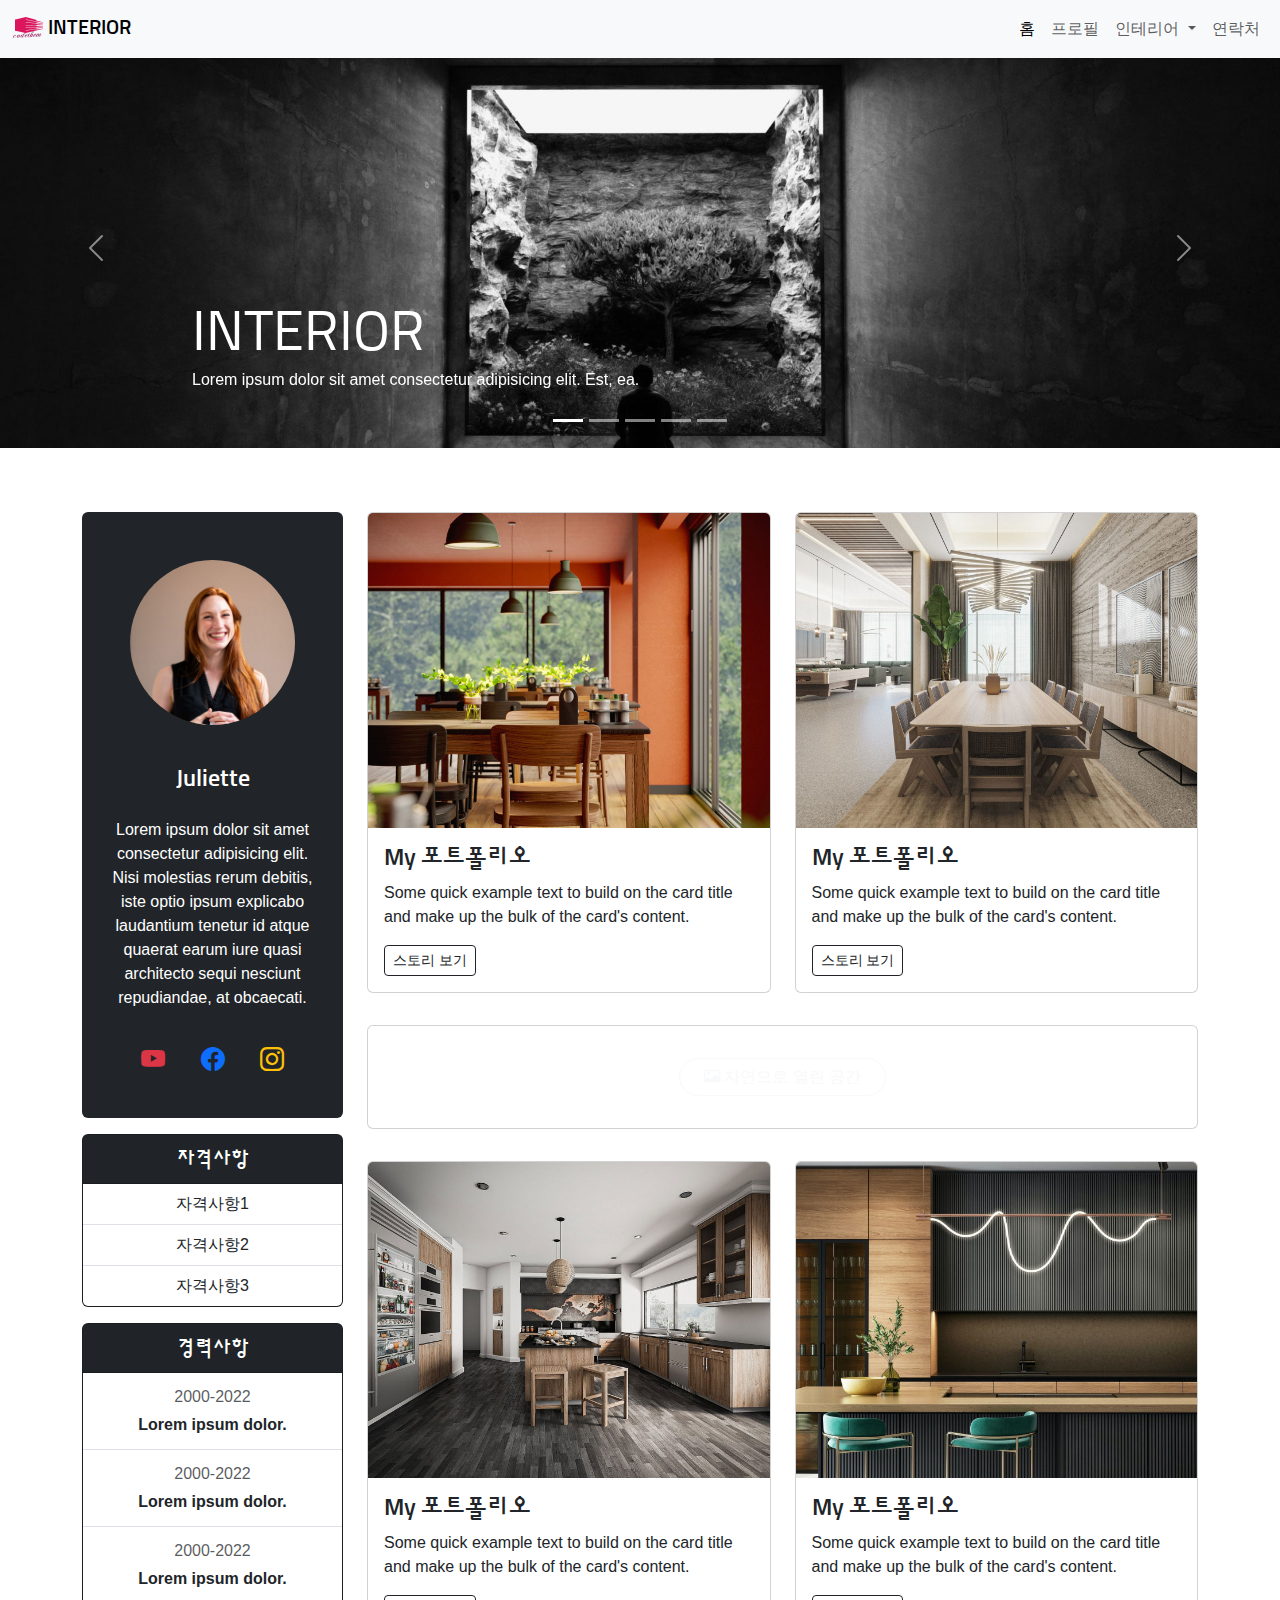
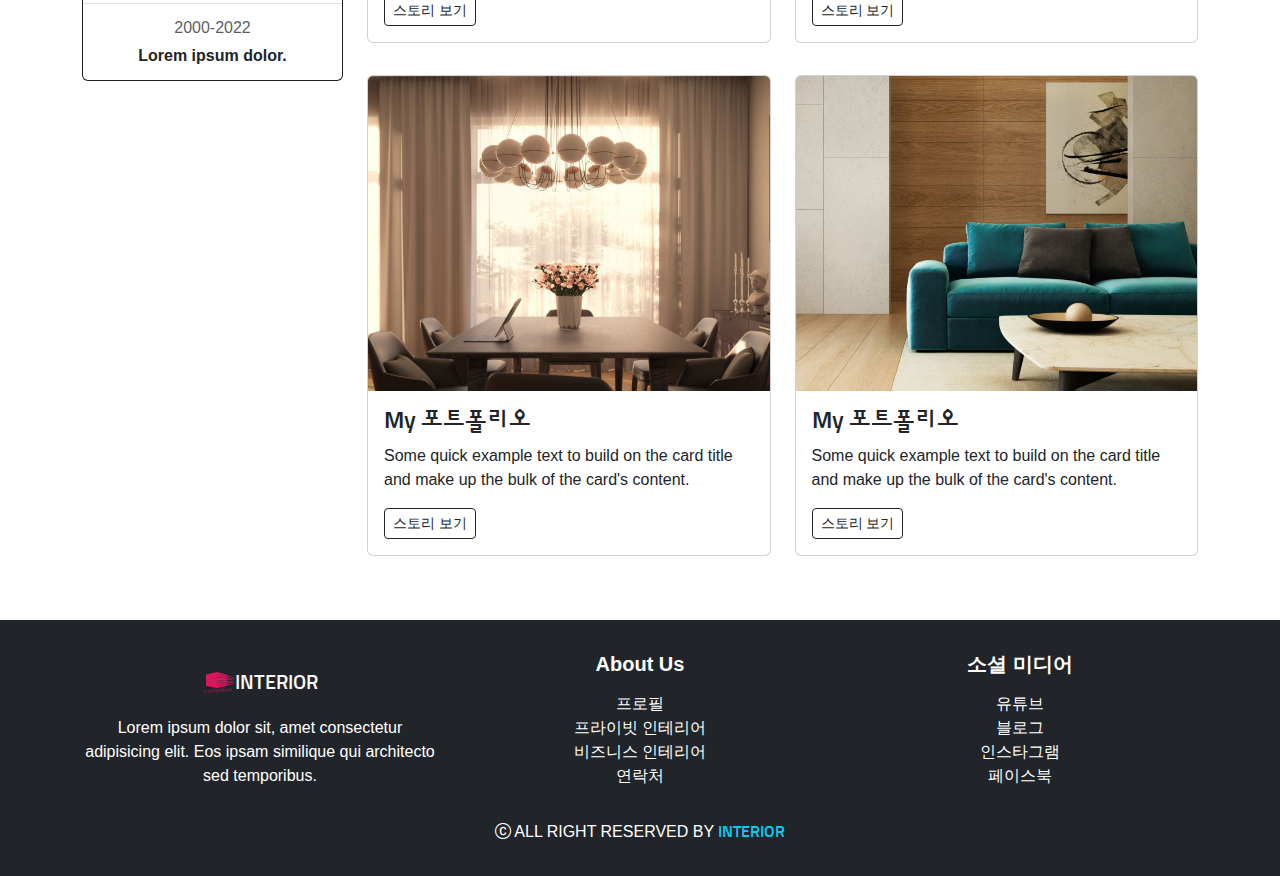
<file: index.html>
<!DOCTYPE html>
<html lang="ko">

<head>
    <meta charset="UTF-8">
    <meta name="viewport" content="width=device-width, initial-scale=1.0">
    <title> 인테리어</title>
    <link rel="stylesheet" href="./css/bootstrap.css">
    <link rel="stylesheet" href="https://cdn.jsdelivr.net/npm/bootstrap-icons@1.10.5/font/bootstrap-icons.css">
    <link rel="stylesheet" href="./css/style.css">
</head>

<body>

    <nav class="navbar navbar-expand-md bg-light fixed-top">
        <div class="container-fluid">
            <a class="navbar-brand logo-font" href="index.html"><img src="images/logo.png" alt="로고"> INTERIOR</a>
            <button class="navbar-toggler" type="button" data-bs-toggle="collapse" data-bs-target="#interior"
                aria-controls="interior" aria-expanded="false" aria-label="Toggle navigation">
                <span class="navbar-toggler-icon"></span>
            </button>
            <div class="collapse navbar-collapse" id="interior">
                <ul class="navbar-nav ms-auto mb-2 mb-md-0">
                    <li class="nav-item">
                        <a class="nav-link active" aria-current="page" href="index.html">홈</a>
                    </li>
                    <li class="nav-item">
                        <a class="nav-link" href="profile.html">프로필</a>
                    </li>
                    <li class="nav-item dropdown">
                        <a class="nav-link dropdown-toggle" href="#" role="button" data-bs-toggle="dropdown"
                            aria-expanded="false">
                            인테리어
                        </a>
                        <ul class="dropdown-menu">
                            <li><a class="dropdown-item" href="private-interior.html">개인 공간</a></li>
                            <li><a class="dropdown-item" href="business.html">비즈니스 공간</a></li>
                        </ul>
                    </li>
                    <li class="nav-item">
                        <a class="nav-link" href="contact.html">연락처</a>
                    </li>
                </ul>
            </div>
        </div>
    </nav>
    <header>
        <!-- 헤더 영역 시작 -->
        <div id="headerCarousel" class="mt-5 carousel slide carousel-fade ">
            <div class="carousel-indicators">
                <button type="button" data-bs-target="#carouselExampleIndicators" data-bs-slide-to="0" class="active"
                    aria-current="true" aria-label="Slide 1"></button>
                <button type="button" data-bs-target="#carouselExampleIndicators" data-bs-slide-to="1"
                    aria-label="Slide 2"></button>
                <button type="button" data-bs-target="#carouselExampleIndicators" data-bs-slide-to="2"
                    aria-label="Slide 3"></button>
                <button type="button" data-bs-target="#carouselExampleIndicators" data-bs-slide-to="3"
                    aria-label="Slide 4"></button>
                <button type="button" data-bs-target="#carouselExampleIndicators" data-bs-slide-to="4"
                    aria-label="Slide 5"></button>
            </div>
            <div class="carousel-inner ">
                <div class="carousel-item active">
                    <img src="images/header1.jpg" class="d-block w-100" alt="인테리어 사진">
                    <div class="carousel-caption text-md-start">
                        <h1 class="display-4 mb-0">INTERIOR</h1>
                        <p class="d-none d-sm-block">Lorem ipsum dolor sit amet consectetur adipisicing elit. Est, ea.
                        </p>
                    </div>
                </div>
                <div class="carousel-item">
                    <img src="images/header2.jpg" class="d-block w-100" alt="인테리어 사진">
                    <div class="carousel-caption text-md-start">
                        <h1 class="display-4 mb-0">INTERIOR</h1>
                        <p class="d-none d-sm-block">Lorem ipsum dolor sit amet consectetur adipisicing elit. Est, ea.
                        </p>
                    </div>
                </div>
                <div class="carousel-item">
                    <img src="images/header3.jpg" class="d-block w-100" alt="인테리어 사진">
                    <div class="carousel-caption text-md-start">
                        <h1 class="display-4 mb-0">INTERIOR</h1>
                        <p class="d-none d-sm-block">Lorem ipsum dolor sit amet consectetur adipisicing elit. Est, ea.
                        </p>
                    </div>
                </div>
                <div class="carousel-item">
                    <img src="images/header4.jpg" class="d-block w-100" alt="인테리어 사진">
                    <div class="carousel-caption text-md-start">
                        <h1 class="display-4 mb-0">INTERIOR</h1>
                        <p class="d-none d-sm-block">Lorem ipsum dolor sit amet consectetur adipisicing elit. Est, ea.
                        </p>
                    </div>
                </div>
                <div class="carousel-item">
                    <img src="images/header5.jpg" class="d-block w-100" alt="인테리어 사진">
                    <div class="carousel-caption text-md-start">
                        <h1 class="display-4 mb-0">INTERIOR</h1>
                        <p class="d-none d-sm-block">Lorem ipsum dolor sit amet consectetur adipisicing elit. Est, ea.
                        </p>
                    </div>
                </div>
            </div>
            <button class="carousel-control-prev" type="button" data-bs-target="#headerCarousel" data-bs-slide="prev">
                <span class="carousel-control-prev-icon" aria-hidden="true"></span>
                <span class="visually-hidden">Previous</span>
            </button>
            <button class="carousel-control-next" type="button" data-bs-target="#headerCarousel" data-bs-slide="next">
                <span class="carousel-control-next-icon" aria-hidden="true"></span>
                <span class="visually-hidden">Next</span>
            </button>
        </div>
    </header>
    <!-- 헤더 영역 끝 -->
    <!-- 메인 섹션 시작 -->
    <main class="container my-5">
        <div class="row">
            <!-- 프로필 바 섹션 시작 -->
            <section class="col-md-5 col-lg-3 ">
                <div class="bg-dark text-white text-center my-3 p-4 rounded">
                    <img src="./images/main-profile.jpg" alt="profilepic" class="img-fluid rounded-circle p-4">
                    <h2 class="fs-4 py-3">Juliette</h2>
                    <p>Lorem ipsum dolor sit amet consectetur adipisicing elit. Nisi molestias rerum debitis, iste optio
                        ipsum explicabo laudantium tenetur id atque quaerat earum iure quasi architecto sequi nesciunt
                        repudiandae, at obcaecati.</p>
                    <div class="d-flex justify-content-evenly fs-4 py-3">
                        <a href="http://www.youtube.com/" target="_blank" class="link-danger" aria-label="유튜브"><i
                                class="bi bi-youtube"></i></a>
                        <a href="http://www.facebook.com/" target="_blank" class="link-primary" aria-label="페이스북"><i
                                class="bi bi-facebook"></i></a>
                        <a href="http://www.instagram.com/" target="_blank" class="link-warning" aria-label="인스타그램"><i
                                class="bi bi-instagram"></i></a>
                    </div>
                </div>
                <!-- 자격사항 리스트 -->
                <div class="card bg-dark text-white text-center">
                    <div class="card-header">
                        <h3 class="fs-5 m-1">자격사항</h3>
                    </div>
                    <ul class="list-group list-group-flush">
                        <li class="list-group-item">자격사항1</li>
                        <li class="list-group-item">자격사항2</li>
                        <li class="list-group-item">자격사항3</li>
                    </ul>
                </div>
                <!-- 경력사항 리스트 -->
                <div class="card mt-3 bg-dark text-white text-center">
                    <div class="card-header">
                        <h3 class="fs-5 m-1">경력사항</h3>
                    </div>
                    <ul class="list-group list-group-flush">
                        <li class="list-group-item">
                            <p class="text-muted m-1">2000-2022</p>
                            <p class="fw-bold m-1">Lorem ipsum dolor.</p>
                        </li>
                        <li class="list-group-item">
                            <p class="text-muted m-1">2000-2022</p>
                            <p class="fw-bold m-1">Lorem ipsum dolor.</p>
                        </li>
                        <li class="list-group-item">
                            <p class="text-muted m-1">2000-2022</p>
                            <p class="fw-bold m-1">Lorem ipsum dolor.</p>
                        </li>
                        <li class="list-group-item">
                            <p class="text-muted m-1">2000-2022</p>
                            <p class="fw-bold m-1">Lorem ipsum dolor.</p>
                        </li>
                    </ul>
                </div>
            </section>
            <!-- 프로필 바 섹션 끝 -->

            <!-- 포트폴리오 섹션 시작 -->
            <section class="col-md-7 col-lg-9">
                <div class="row">
                    <div class="col-lg-6 py-3">
                        <div class="card">
                            <div class="overflow-hidden">
                                <img src="./images/gallery1.jpg" class="card-img-top" alt="portfolio1">
                            </div>
                            <div class="card-body">
                                <h4 class="card-title">My 포트폴리오</h4>
                                <p class="card-text">Some quick example text to build on the card title and make up the
                                    bulk of the card's content.</p>
                                <a href="#" class="btn btn-outline-dark btn-sm">스토리 보기</a>
                            </div>
                        </div>
                    </div>
                    <div class="col-lg-6 py-3">
                        <div class="card">
                            <div class="overflow-hidden">
                                <img src="./images/gallery2.jpg" class="card-img-top" alt="portfolio2">
                            </div>
                            <div class="card-body">
                                <h4 class="card-title">My 포트폴리오</h4>
                                <p class="card-text">Some quick example text to build on the card title and make up the
                                    bulk of the card's content.</p>
                                <a href="#" class="btn btn-outline-dark btn-sm">스토리 보기</a>
                            </div>
                        </div>
                    </div>
                    <div class="col-12 py-3">
                        <div class="banner card text-center p-3">
                            <div class="card-body">
                                <button type="button" class="btn btn-outline-light px-4 rounded-pill"
                                    data-bs-toggle="modal" data-bs-target="#natureModal"><i
                                        class="bi bi-card-image"></i> 자연으로 열린 공간</button>
                                <div class="modal fade" id="natureModal" tabindex="-1" data-bs-backdrop="static"
                                    data-bs-keyboard="false" aria-labelledby="natureModalLabel" aria-hidden="true">
                                    <div class="modal-dialog">
                                        <div class="modal-content">
                                            <div class="modal-header">
                                                <h1 class="modal-title fs-5" id="natureModalLabel">자연으로 열린 공간</h1>
                                                <button type="button" class="btn-close" data-bs-dismiss="modal"
                                                    aria-label="Close"></button>
                                            </div>
                                            <div class="modal-body">
                                                <h2>Lorem ipsum dolor sit amet.</h2>
                                                <p>Lorem ipsum dolor sit, amet consectetur adipisicing elit. Deserunt,
                                                    illum.</p>
                                                <img src="./images/modal-img.jpg" alt="modalimg" class="img-fluid">
                                                <p>Lorem ipsum dolor, sit amet consectetur adipisicing elit. Placeat
                                                    omnis ab animi? Reiciendis quae, sequi totam quis eveniet similique
                                                    saepe.</p>
                                            </div>
                                            <div class="modal-footer">
                                                <button type="button" class="btn btn-secondary"
                                                    data-bs-dismiss="modal">닫기</button>
                                                <button type="button" class="btn btn-outline-danger">뉴스 기사 보기</button>
                                            </div>
                                        </div>
                                    </div>
                                </div>
                            </div>
                        </div>
                    </div>
                    <div class="col-lg-6 py-3">
                        <div class="card">
                            <div class="overflow-hidden">
                                <img src="./images/gallery3.jpg" class="card-img-top" alt="portfolio3">
                            </div>
                            <div class="card-body">
                                <h4 class="card-title">My 포트폴리오</h4>
                                <p class="card-text">Some quick example text to build on the card title and make up the
                                    bulk of the card's content.</p>
                                <a href="#" class="btn btn-outline-dark btn-sm">스토리 보기</a>
                            </div>
                        </div>
                    </div>
                    <div class="col-lg-6 py-3">
                        <div class="card">
                            <div class="overflow-hidden">
                                <img src="./images/gallery4.jpg" class="card-img-top" alt="portfolio4">
                            </div>
                            <div class="card-body">
                                <h4 class="card-title">My 포트폴리오</h4>
                                <p class="card-text">Some quick example text to build on the card title and make up the
                                    bulk of the card's content.</p>
                                <a href="#" class="btn btn-outline-dark btn-sm">스토리 보기</a>
                            </div>
                        </div>
                    </div>
                    <div class="col-lg-6 py-3">
                        <div class="card">
                            <div class="overflow-hidden">
                                <img src="./images/gallery5.jpg" class="card-img-top" alt="portfolio5">
                            </div>
                            <div class="card-body">
                                <h4 class="card-title">My 포트폴리오</h4>
                                <p class="card-text">Some quick example text to build on the card title and make up the
                                    bulk of the card's content.</p>
                                <a href="#" class="btn btn-outline-dark btn-sm">스토리 보기</a>
                            </div>
                        </div>
                    </div>
                    <div class="col-lg-6 py-3">
                        <div class="card">
                            <div class="overflow-hidden">
                                <img src="./images/gallery6.jpg" class="card-img-top" alt="portfolio6">
                            </div>
                            <div class="card-body">
                                <h4 class="card-title">My 포트폴리오</h4>
                                <p class="card-text">Some quick example text to build on the card title and make up the
                                    bulk of the card's content.</p>
                                <a href="#" class="btn btn-outline-dark btn-sm">스토리 보기</a>
                            </div>
                        </div>
                    </div>
                </div>
            </section>
            <!-- 포트폴리오 섹션 끝 -->
        </div>
    </main>
    <!-- 메인 섹션 끝 -->

    <!-- 풋터 영역 시작 -->
    <footer class="bg-dark text-white text-center py-3">
        <div class="container">
            <div class="row">
                <div class="col-md-4">
                    <div class="my-3">
                        <a href="index.html" class="logo-font link-light text-decoration-none fs-5"><img
                                src="images/logo.png" alt="로고" class="my-3">INTERIOR</a>
                        <p>Lorem ipsum dolor sit, amet consectetur adipisicing elit. Eos ipsam similique qui architecto
                            sed temporibus.</p>
                    </div>
                </div>
                <div class="col-lg-4">
                    <h5 class="fw-bold my-3">About Us</h5>
                    <ul class="list-unstyled">
                        <li><a href="profile.html" class="link-light text-decoration-none"></a>프로필</li>
                        <li><a href="private-interior.html" class="link-light text-decoration-none"></a>프라이빗 인테리어</li>
                        <li><a href="business.html" class="link-light text-decoration-none"></a>비즈니스 인테리어</li>
                        <li><a href="contact.html" class="link-light text-decoration-none"></a>연락처</li>
                    </ul>
                </div>
                <div class="col-lg-4">
                    <h5 class="fw-bold my-3">소셜 미디어</h5>
                    <ul class="list-unstyled">
                        <li>유튜브</li>
                        <li>블로그</li>
                        <li>인스타그램</li>
                        <li>페이스북</li>
                    </ul>
                </div>
            </div>
            <p class="my-3"><i class="bi bi-c-circle"></i> ALL RIGHT RESERVED BY <span
                    class="logo-font text-info">INTERIOR</span></p>
        </div>
    </footer>
    <!-- 풋터 영역 끝 -->
    <script src="./js/bootstrap.bundle.min.js"></script>
</body>

</html>
</file>
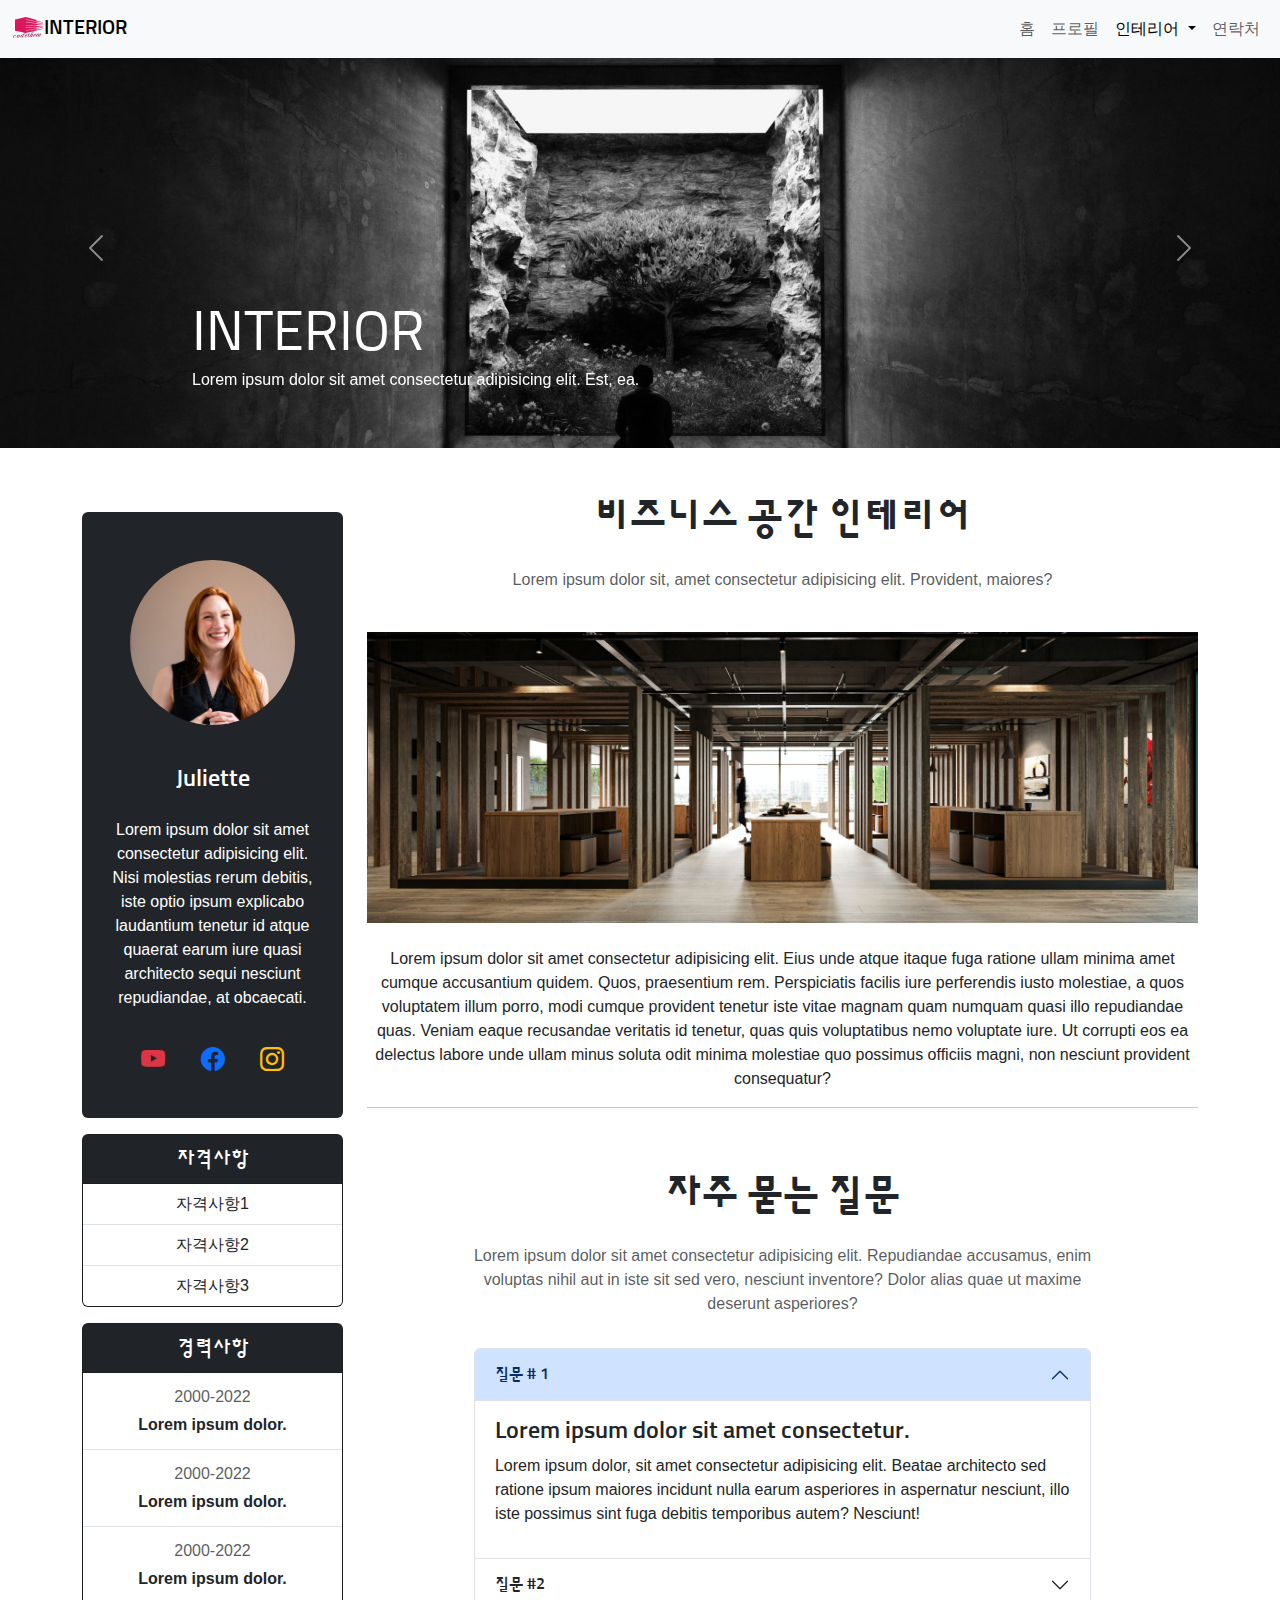
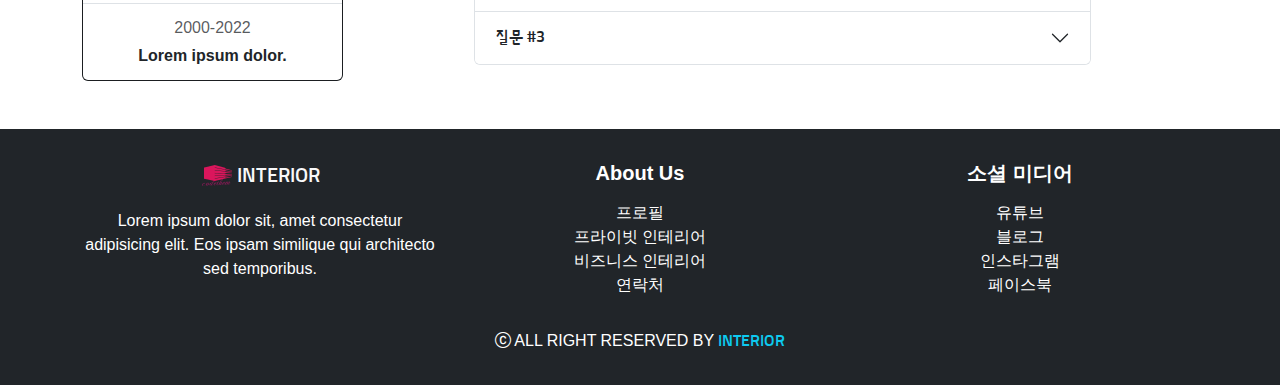
<file: business.html>
<!DOCTYPE html>
<html lang="ko">

<head>
  <meta charset="UTF-8">
  <meta name="viewport" content="width=device-width, initial-scale=1.0">
  <title>INTERIOR</title>
  <link rel="stylesheet" href="./css/bootstrap.css">
  <link rel="stylesheet" href="https://cdn.jsdelivr.net/npm/bootstrap-icons@1.10.5/font/bootstrap-icons.css">
  <link rel="stylesheet" href="./css/style.css">
</head>

<body>

  <nav class="navbar navbar-expand-md bg-light fixed-top">
    <div class="container-fluid">
      <a class="navbar-brand logo-font" href="index.html"><img src="images/logo.png" alt="로고">INTERIOR</a>
      <button class="navbar-toggler" type="button" data-bs-toggle="collapse" data-bs-target="#interior"
        aria-controls="interior" aria-expanded="false" aria-label="Toggle navigation">
        <span class="navbar-toggler-icon"></span>
      </button>
      <div class="collapse navbar-collapse" id="interior">
        <ul class="navbar-nav ms-auto mb-2 mb-md-0">
          <li class="nav-item">
            <a class="nav-link" aria-current="page" href="index.html">홈</a>
          </li>
          <li class="nav-item">
            <a class="nav-link" href="profile.html">프로필</a>
          </li>
          <li class="nav-item dropdown">
            <a class="nav-link dropdown-toggle active" href="#" role="button" data-bs-toggle="dropdown"
              aria-expanded="false">
              인테리어
            </a>
            <ul class="dropdown-menu">
              <li><a class="dropdown-item" href="private-interior.html">개인 공간</a></li>
              <li><a class="dropdown-item active" href="business.html">비즈니스 공간</a></li>
            </ul>
          </li>
          <li class="nav-item">
            <a class="nav-link" href="contact.html">연락처</a>
          </li>
        </ul>
      </div>
    </div>
  </nav>

  <!-- 헤더 영역 시작 -->
  <header>
    <div id="headerCarousel" class="mt-5 carousel slide carousel-fade">
      <div class="carousel-inner">
        <div class="carousel-item active">
          <img src="images/header1.jpg" class="d-block w-100" alt="인테리어 사진">
          <div class="carousel-caption text-md-start">
            <h1 class="display-4 mb-0">INTERIOR</h1>
            <p class="d-none d-sm-block">Lorem ipsum dolor sit amet consectetur adipisicing elit. Est, ea.</p>
          </div>
        </div>
        <div class="carousel-item">
          <img src="images/header2.jpg" class="d-block w-100" alt="인테리어 사진">
          <div class="carousel-caption text-md-start">
            <h1 class="display-4 mb-0">INTERIOR</h1>
            <p class="d-none d-sm-block">Lorem ipsum dolor sit amet consectetur adipisicing elit. Est, ea.</p>
          </div>
        </div>
        <div class="carousel-item">
          <img src="images/header3.jpg" class="d-block w-100" alt="인테리어 사진">
          <div class="carousel-caption text-md-start">
            <h1 class="display-4 mb-0">INTERIOR</h1>
            <p class="d-none d-sm-block">Lorem ipsum dolor sit amet consectetur adipisicing elit. Est, ea.</p>
          </div>
        </div>
        <div class="carousel-item">
          <img src="images/header4.jpg" class="d-block w-100" alt="인테리어 사진">
          <div class="carousel-caption text-md-start">
            <h1 class="display-4 mb-0">INTERIOR</h1>
            <p class="d-none d-sm-block">Lorem ipsum dolor sit amet consectetur adipisicing elit. Est, ea.</p>
          </div>
        </div>
        <div class="carousel-item">
          <img src="images/header5.jpg" class="d-block w-100" alt="인테리어 사진">
          <div class="carousel-caption text-md-start">
            <h1 class="display-4 mb-0">INTERIOR</h1>
            <p class="d-none d-sm-block">Lorem ipsum dolor sit amet consectetur adipisicing elit. Est, ea.</p>
          </div>
        </div>
      </div>
      <button class="carousel-control-prev" type="button" data-bs-target="#headerCarousel" data-bs-slide="prev">
        <span class="carousel-control-prev-icon" aria-hidden="true"></span>
        <span class="visually-hidden">Previous</span>
      </button>
      <button class="carousel-control-next" type="button" data-bs-target="#headerCarousel" data-bs-slide="next">
        <span class="carousel-control-next-icon" aria-hidden="true"></span>
        <span class="visually-hidden">Next</span>
      </button>
    </div>
  </header>
  <!-- 헤더 영역 끝 -->
  <!-- 메인 섹션 시작 -->
  <main class="container my-5">
    <div class="row">
      <!-- 프로필 바 섹션 시작 -->
      <section class="col-md-5 col-lg-3 order-2 order-md-1">
        <div class="bg-dark text-white text-center my-3 p-4 rounded">
          <img src="./images/main-profile.jpg" alt="profilepic" class="img-fluid rounded-circle p-4">
          <h2 class="fs-4 py-3">Juliette</h2>
          <p>Lorem ipsum dolor sit amet consectetur adipisicing elit. Nisi molestias rerum debitis, iste optio ipsum
            explicabo laudantium tenetur id atque quaerat earum iure quasi architecto sequi nesciunt repudiandae, at
            obcaecati.</p>
          <div class="d-flex justify-content-evenly fs-4 py-3">
            <a href="http://www.youtube.com/" target="_blank" class="link-danger" aria-label="유튜브"><i
                class="bi bi-youtube"></i></a>
            <a href="http://www.facebook.com/" target="_blank" class="link-primary" aria-label="페이스북"><i
                class="bi bi-facebook"></i></a>
            <a href="http://www.instagram.com/" target="_blank" class="link-warning" aria-label="인스타그램"><i
                class="bi bi-instagram"></i></a>
          </div>
        </div>
        <!-- 자격사항 리스트 -->
        <div class="card bg-dark text-white text-center">
          <div class="card-header">
            <h3 class="fs-5 m-1">자격사항</h3>
          </div>
          <ul class="list-group list-group-flush">
            <li class="list-group-item">자격사항1</li>
            <li class="list-group-item">자격사항2</li>
            <li class="list-group-item">자격사항3</li>
          </ul>
        </div>
        <!-- 경력사항 리스트 -->
        <div class="card mt-3 bg-dark text-white text-center">
          <div class="card-header">
            <h3 class="fs-5 m-1">경력사항</h3>
          </div>
          <ul class="list-group list-group-flush">
            <li class="list-group-item">
              <p class="text-muted m-1">2000-2022</p>
              <p class="fw-bold m-1">Lorem ipsum dolor.</p>
            </li>
            <li class="list-group-item">
              <p class="text-muted m-1">2000-2022</p>
              <p class="fw-bold m-1">Lorem ipsum dolor.</p>
            </li>
            <li class="list-group-item">
              <p class="text-muted m-1">2000-2022</p>
              <p class="fw-bold m-1">Lorem ipsum dolor.</p>
            </li>
            <li class="list-group-item">
              <p class="text-muted m-1">2000-2022</p>
              <p class="fw-bold m-1">Lorem ipsum dolor.</p>
            </li>
          </ul>
        </div>
      </section>
      <!-- 프로필 바 섹션 끝 -->

      <!-- 포트폴리오 섹션 시작 -->
      <section class="col-md-7 col-lg-9 order-1 order-md-2">
        <!-- 비즈니스 공간 소개 섹션 시작 -->
        <section class="text-center">
          <h2 class="fs-1 fw-bold pb-3 ">비즈니스 공간 인테리어</h2>
          <p class="text-muted">Lorem ipsum dolor sit, amet consectetur adipisicing elit. Provident, maiores?</p>
          <img src="./images/business.jpg" class="img-fluid my-4" alt="비즈니스 공간">
          <p>Lorem ipsum dolor sit amet consectetur adipisicing elit. Eius unde atque
            itaque fuga ratione ullam minima amet cumque accusantium quidem. Quos, praesentium rem. Perspiciatis
            facilis iure perferendis iusto molestiae, a quos voluptatem illum porro, modi cumque provident tenetur
            iste vitae magnam quam numquam quasi illo repudiandae quas. Veniam eaque recusandae veritatis id
            tenetur, quas quis voluptatibus nemo voluptate iure. Ut corrupti eos ea delectus labore unde ullam minus
            soluta odit minima molestiae quo possimus officiis magni, non nesciunt provident consequatur?</p>
        </section>
        <!-- 비즈니스 공간 소개 섹션 끝 -->
        <hr>
        <!-- 자주 묻는 질문 섹션 시작-->
        <section class="row">
          <div class="col-lg-9 mx-auto">
            <div class="text-center pt-5 pb-3">
              <h2 class="fs-1 fw-bold pb-3">자주 묻는 질문</h2>
              <p class="text-muted">
                Lorem ipsum dolor sit amet consectetur adipisicing elit.
                Repudiandae accusamus, enim voluptas nihil aut in iste sit sed vero,
                nesciunt inventore? Dolor alias quae ut maxime deserunt asperiores?
              </p>
            </div>
            <!-- 아코디언 -->
            <div class="accordion" id="accordionExample">
              <div class="accordion-item">
                <h2 class="accordion-header">
                  <button class="accordion-button" type="button" data-bs-toggle="collapse" data-bs-target="#collapseOne"
                    aria-expanded="true" aria-controls="collapseOne">
                    질문 # 1
                  </button>
                </h2>
                <div id="collapseOne" class="accordion-collapse collapse show" data-bs-parent="#accordionExample">
                  <div class="accordion-body">
                    <h4>Lorem ipsum dolor sit amet consectetur.</h4>
                    <p>Lorem ipsum dolor, sit amet consectetur adipisicing elit. Beatae architecto sed ratione ipsum
                      maiores incidunt nulla earum asperiores in aspernatur nesciunt, illo iste possimus sint fuga debitis
                      temporibus autem? Nesciunt!</p>
                  </div>
                </div>
              </div>
              <div class="accordion-item">
                <h2 class="accordion-header">
                  <button class="accordion-button collapsed" type="button" data-bs-toggle="collapse"
                    data-bs-target="#collapseTwo" aria-expanded="false" aria-controls="collapseTwo">
                    질문 #2
                  </button>
                </h2>
                <div id="collapseTwo" class="accordion-collapse collapse" data-bs-parent="#accordionExample">
                  <div class="accordion-body">
                    <h4>Lorem ipsum dolor sit amet consectetur.</h4>
                    <p>Lorem ipsum dolor, sit amet consectetur adipisicing elit. Beatae architecto sed ratione ipsum
                      maiores incidunt nulla earum asperiores in aspernatur nesciunt, illo iste possimus sint fuga debitis
                      temporibus autem? Nesciunt!</p>
                  </div>
                </div>
              </div>
              <div class="accordion-item">
                <h2 class="accordion-header">
                  <button class="accordion-button collapsed" type="button" data-bs-toggle="collapse"
                    data-bs-target="#collapseThree" aria-expanded="false" aria-controls="collapseThree">
                    질문 #3
                  </button>
                </h2>
                <div id="collapseThree" class="accordion-collapse collapse" data-bs-parent="#accordionExample">
                  <div class="accordion-body">
                    <h4>Lorem ipsum dolor sit amet consectetur.</h4>
                    <p>Lorem ipsum dolor, sit amet consectetur adipisicing elit. Beatae architecto sed ratione ipsum
                      maiores incidunt nulla earum asperiores in aspernatur nesciunt, illo iste possimus sint fuga debitis
                      temporibus autem? Nesciunt!</p>
                  </div>
                </div>
              </div>
            </div>
          </div>
        </section>
        <!-- 자주 묻는 질문 섹션 끝-->

      </section>
      <!-- 포트폴리오 섹션 끝 -->
    </div>
  </main>
  <!-- 메인 섹션 끝 -->

  <!-- 풋터 영역 시작 -->
  <footer class="bg-dark text-white text-center py-3">
    <div class="container">
      <div class="row">
        <div class="col-lg-4">
          <a href="index.html" class="logo-font link-light text-decoration-none fs-5"><img src="images/logo.png"
              alt="로고" class="my-3"> INTERIOR</a>
          <p>Lorem ipsum dolor sit, amet consectetur adipisicing elit. Eos ipsam similique qui architecto sed
            temporibus.</p>
        </div>
        <div class="col-lg-4">
          <h5 class="fw-bold my-3">About Us</h5>
          <ul class="list-unstyled">
            <li><a href="profile.html" class="link-light text-decoration-none"></a>프로필</li>
            <li><a href="private-interior.html" class="link-light text-decoration-none"></a>프라이빗 인테리어</li>
            <li><a href="business.html" class="link-light text-decoration-none"></a>비즈니스 인테리어</li>
            <li><a href="contact.html" class="link-light text-decoration-none"></a>연락처</li>
          </ul>
        </div>
        <div class="col-lg-4">
          <h5 class="fw-bold my-3">소셜 미디어</h5>
          <ul class="list-unstyled">
            <li>유튜브</li>
            <li>블로그</li>
            <li>인스타그램</li>
            <li>페이스북</li>
          </ul>
        </div>
      </div>
      <p class="my-3"><i class="bi bi-c-circle"></i> ALL RIGHT RESERVED BY <span
          class="logo-font text-info">INTERIOR</span></p>
    </div>
  </footer>
  <!-- 풋터 영역 끝 -->
  <script src="./js/bootstrap.bundle.min.js"></script>
</body>

</html>
</file>
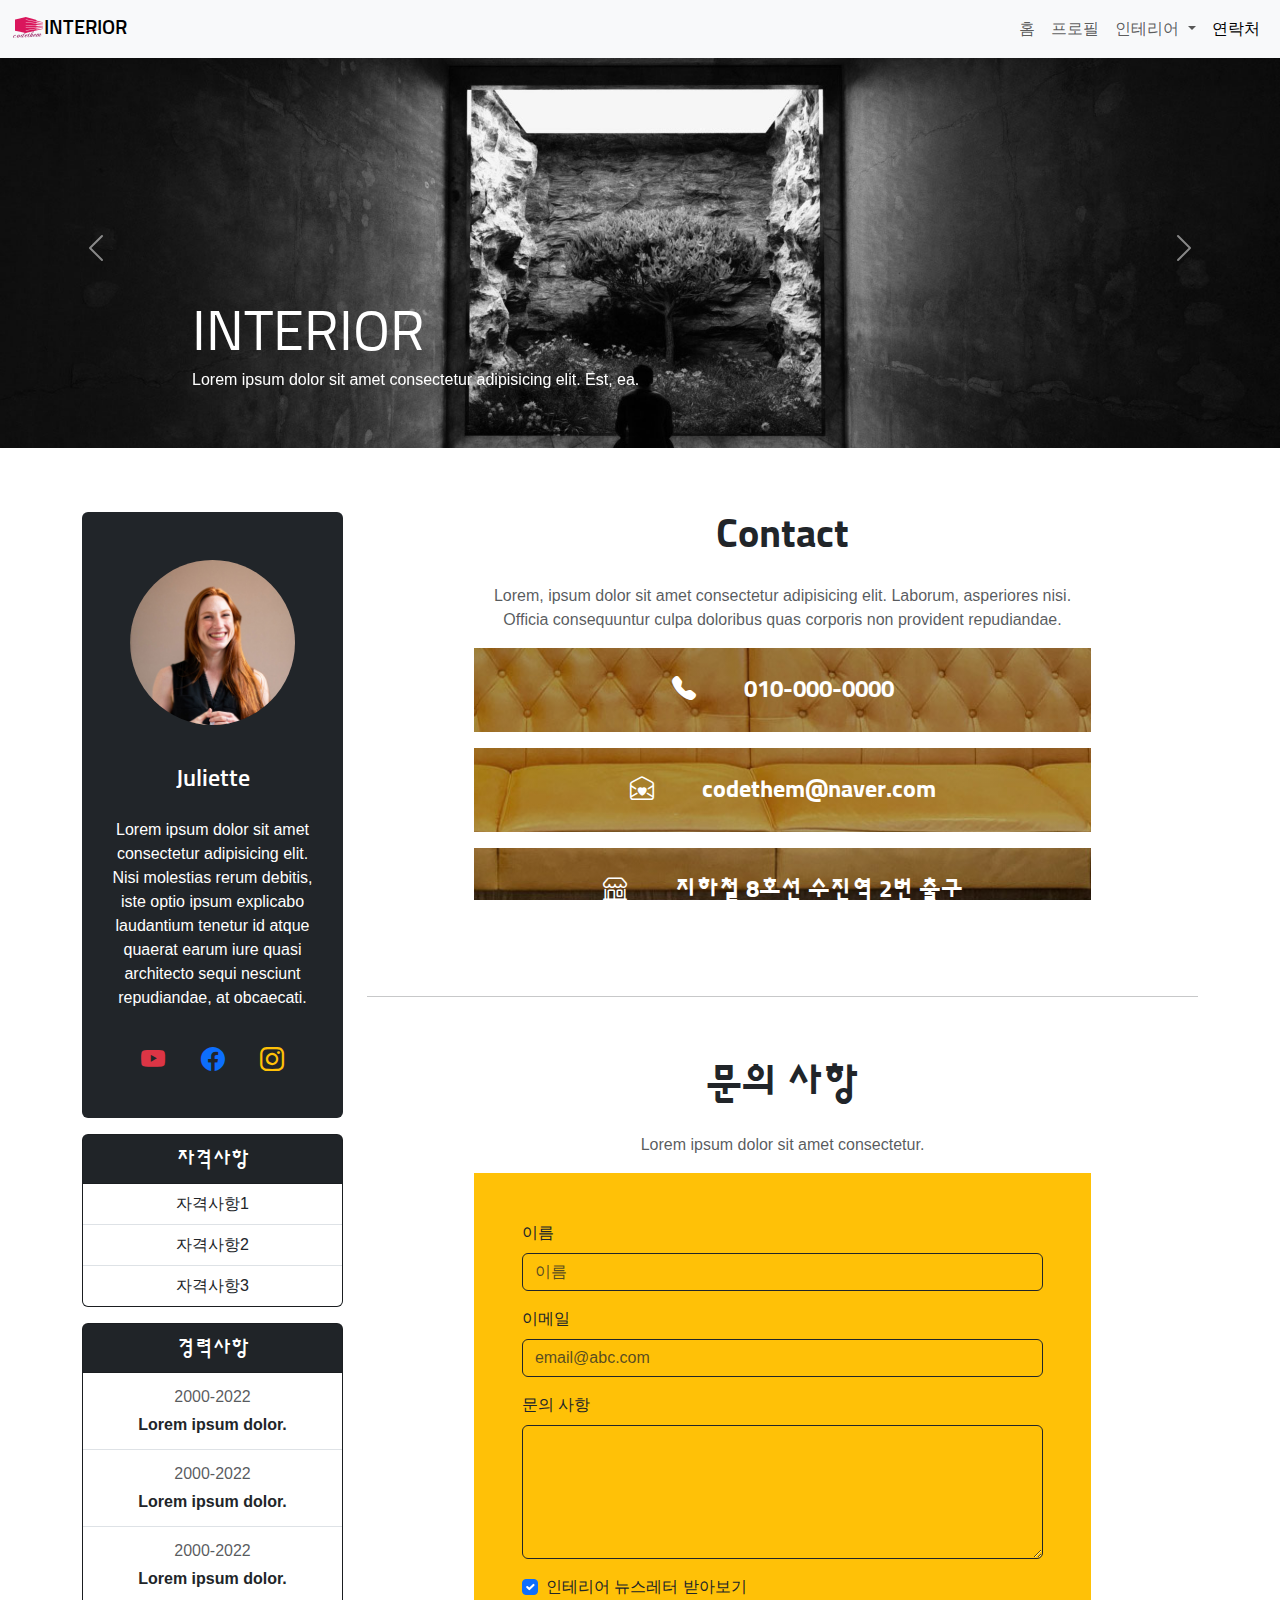
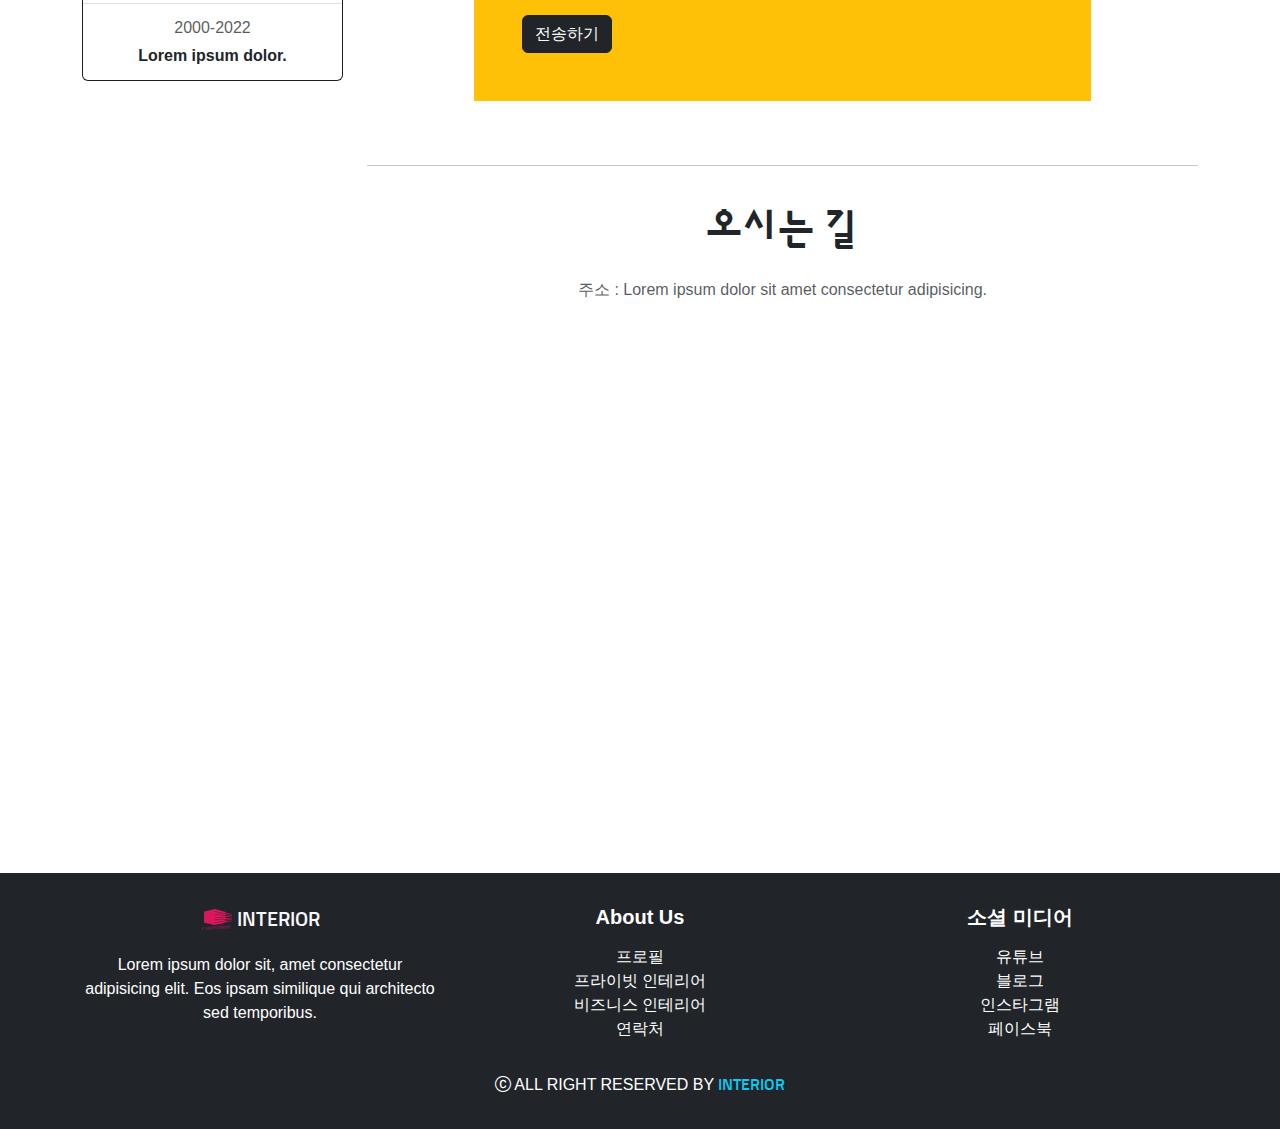
<file: contact.html>
<!DOCTYPE html>
<html lang="ko">

<head>
  <meta charset="UTF-8">
  <meta name="viewport" content="width=device-width, initial-scale=1.0">
  <title>INTERIOR</title>
  <link rel="stylesheet" href="./css/bootstrap.css">
  <link rel="stylesheet" href="https://cdn.jsdelivr.net/npm/bootstrap-icons@1.10.5/font/bootstrap-icons.css">
  <link rel="stylesheet" href="./css/style.css">
</head>

<body>

  <nav class="navbar navbar-expand-md bg-light fixed-top">
    <div class="container-fluid">
      <a class="navbar-brand logo-font" href="index.html"><img src="images/logo.png" alt="로고">INTERIOR</a>
      <button class="navbar-toggler" type="button" data-bs-toggle="collapse" data-bs-target="#interior"
        aria-controls="interior" aria-expanded="false" aria-label="Toggle navigation">
        <span class="navbar-toggler-icon"></span>
      </button>
      <div class="collapse navbar-collapse" id="interior">
        <ul class="navbar-nav ms-auto mb-2 mb-md-0">
          <li class="nav-item">
            <a class="nav-link" aria-current="page" href="index.html">홈</a>
          </li>
          <li class="nav-item">
            <a class="nav-link" href="profile.html">프로필</a>
          </li>
          <li class="nav-item dropdown">
            <a class="nav-link dropdown-toggle" href="#" role="button" data-bs-toggle="dropdown" aria-expanded="false">
              인테리어
            </a>
            <ul class="dropdown-menu">
              <li><a class="dropdown-item" href="private-interior.html">개인 공간</a></li>
              <li><a class="dropdown-item" href="business.html">비즈니스 공간</a></li>
            </ul>
          </li>
          <li class="nav-item">
            <a class="nav-link active" href="contact.html">연락처</a>
          </li>
        </ul>
      </div>
    </div>
  </nav>

  <!-- 헤더 영역 시작 -->
  <header>
    <div id="headerCarousel" class="mt-5 carousel slide carousel-fade">
      <div class="carousel-inner">
        <div class="carousel-item active">
          <img src="images/header1.jpg" class="d-block w-100" alt="인테리어 사진">
          <div class="carousel-caption text-md-start">
            <h1 class="display-4 mb-0">INTERIOR</h1>
            <p class="d-none d-sm-block">Lorem ipsum dolor sit amet consectetur adipisicing elit. Est, ea.</p>
          </div>
        </div>
        <div class="carousel-item">
          <img src="images/header2.jpg" class="d-block w-100" alt="인테리어 사진">
          <div class="carousel-caption text-md-start">
            <h1 class="display-4 mb-0">INTERIOR</h1>
            <p class="d-none d-sm-block">Lorem ipsum dolor sit amet consectetur adipisicing elit. Est, ea.</p>
          </div>
        </div>
        <div class="carousel-item">
          <img src="images/header3.jpg" class="d-block w-100" alt="인테리어 사진">
          <div class="carousel-caption text-md-start">
            <h1 class="display-4 mb-0">INTERIOR</h1>
            <p class="d-none d-sm-block">Lorem ipsum dolor sit amet consectetur adipisicing elit. Est, ea.</p>
          </div>
        </div>
        <div class="carousel-item">
          <img src="images/header4.jpg" class="d-block w-100" alt="인테리어 사진">
          <div class="carousel-caption text-md-start">
            <h1 class="display-4 mb-0">INTERIOR</h1>
            <p class="d-none d-sm-block">Lorem ipsum dolor sit amet consectetur adipisicing elit. Est, ea.</p>
          </div>
        </div>
        <div class="carousel-item">
          <img src="images/header5.jpg" class="d-block w-100" alt="인테리어 사진">
          <div class="carousel-caption text-md-start">
            <h1 class="display-4 mb-0">INTERIOR</h1>
            <p class="d-none d-sm-block">Lorem ipsum dolor sit amet consectetur adipisicing elit. Est, ea.</p>
          </div>
        </div>
      </div>
      <button class="carousel-control-prev" type="button" data-bs-target="#headerCarousel" data-bs-slide="prev">
        <span class="carousel-control-prev-icon" aria-hidden="true"></span>
        <span class="visually-hidden">Previous</span>
      </button>
      <button class="carousel-control-next" type="button" data-bs-target="#headerCarousel" data-bs-slide="next">
        <span class="carousel-control-next-icon" aria-hidden="true"></span>
        <span class="visually-hidden">Next</span>
      </button>
    </div>
  </header>
  <!-- 헤더 영역 끝 -->
  <!-- 메인 섹션 시작 -->
  <main class="container my-5">
    <div class="row">
      <!-- 프로필 바 섹션 시작 -->
      <section class="col-md-5 col-lg-3">
        <div class="bg-dark text-white text-center my-3 p-4 rounded">
          <img src="./images/main-profile.jpg" alt="profilepic" class="img-fluid rounded-circle p-4">
          <h2 class="fs-4 py-3">Juliette</h2>
          <p>Lorem ipsum dolor sit amet consectetur adipisicing elit. Nisi molestias rerum debitis, iste optio ipsum
            explicabo laudantium tenetur id atque quaerat earum iure quasi architecto sequi nesciunt repudiandae, at
            obcaecati.</p>
          <div class="d-flex justify-content-evenly fs-4 py-3">
            <a href="http://www.youtube.com/" target="_blank" class="link-danger" aria-label="유튜브"><i
                class="bi bi-youtube"></i></a>
            <a href="http://www.facebook.com/" target="_blank" class="link-primary" aria-label="페이스북"><i
                class="bi bi-facebook"></i></a>
            <a href="http://www.instagram.com/" target="_blank" class="link-warning" aria-label="인스타그램"><i
                class="bi bi-instagram"></i></a>
          </div>
        </div>
        <!-- 자격사항 리스트 -->
        <div class="card bg-dark text-white text-center">
          <div class="card-header">
            <h3 class="fs-5 m-1">자격사항</h3>
          </div>
          <ul class="list-group list-group-flush">
            <li class="list-group-item">자격사항1</li>
            <li class="list-group-item">자격사항2</li>
            <li class="list-group-item">자격사항3</li>
          </ul>
        </div>
        <!-- 경력사항 리스트 -->
        <div class="card mt-3 bg-dark text-white text-center">
          <div class="card-header">
            <h3 class="fs-5 m-1">경력사항</h3>
          </div>
          <ul class="list-group list-group-flush">
            <li class="list-group-item">
              <p class="text-muted m-1">2000-2022</p>
              <p class="fw-bold m-1">Lorem ipsum dolor.</p>
            </li>
            <li class="list-group-item">
              <p class="text-muted m-1">2000-2022</p>
              <p class="fw-bold m-1">Lorem ipsum dolor.</p>
            </li>
            <li class="list-group-item">
              <p class="text-muted m-1">2000-2022</p>
              <p class="fw-bold m-1">Lorem ipsum dolor.</p>
            </li>
            <li class="list-group-item">
              <p class="text-muted m-1">2000-2022</p>
              <p class="fw-bold m-1">Lorem ipsum dolor.</p>
            </li>
          </ul>
        </div>
      </section>
      <!-- 프로필 바 섹션 끝 -->
      
      <!-- 연락처 섹션 시작 -->
      <section class="col-md-7 col-lg-9 text-center">
        <!-- Contact 섹션 시작 -->
        <section class="row pt-3 pb-5">
          <div class="col-lg-9 mx-auto">
            <h2 class="fs-1 fw-bold pb-3">Contact</h2>
            <p class="text-muted">Lorem, ipsum dolor sit amet consectetur adipisicing elit. Laborum,
              asperiores nisi. Officia consequuntur culpa doloribus quas corporis non provident
              repudiandae.</p>
            <div class="contact-bg py-4 mt-3">
              <p class="fs-4 fw-bold text-white mb-0 logo-font"><i class="bi bi-telephone-fill me-3 me-lg-5"></i>010-000-0000</p>
            </div>
            <div class="contact-bg py-4 mt-3">
              <p class="fs-4 fw-bold text-white mb-0 logo-font">
                  <i class="bi bi-envelope-open-heart me-3 me-lg-5"></i>codethem@naver.com
              </p>
            </div>
            <div class="contact-bg py-4 mt-3">
                <p class="fs-4 fw-bold text-white mb-0 logo-font">
                    <i class="bi bi-shop me-3 me-lg-5"></i>지하철 8호선 수진역 2번 출구
                </p>
            </div>
          </div>
        </section>
        <!-- Contact 섹션 끝 -->
        <hr>
        <!-- 문의 사항 섹션 시작 -->
        <div class="row py-5">
          <div class="col-lg-9 mx-auto">
            <h2 class="fs-1 fw-bold pb-3">문의 사항</h2>
            <p class="text-muted">Lorem ipsum dolor sit amet consectetur.</p>
            <!-- 입력폼 -->
            <form action="" class="text-start bg-warning p-5">
              <div class="mb-3">
                <label for="user-name" class="form-label">이름</label>
                <input class="form-control bg-transparent border-dark" type="text" id="user-name" placeholder="이름">
              </div>
              <div class="mb-3">
                <label for="user-email" class="form-label">이메일</label>
                <input class="form-control bg-transparent border-dark" type="email" id="user-email" placeholder="email@abc.com">
              </div>
              <div class="mb-3">
                <label for="user-msg" class="form-label">문의 사항</label>
                <textarea class="form-control bg-transparent border-dark" name="" id="user-msg" placeholder="문의 사항을 남겨 주세요." cols="30" rows="5">
                </textarea>
              </div>
              <div class="form-check mb-3">
                <input type="checkbox" class="form-check-input" id="news-letter-check" checked>
                <label for="news-letter-check" class="form-check-label"> 인테리어 뉴스레터 받아보기</label>
              </div>
              <button class="btn btn-dark">전송하기</button>
            </form>
          </div>
        </div>
        <!-- 문의 사항 섹션 끝 -->
        <hr>
        <!-- 구글 맵 섹션 시작 -->
        <section class="py-4">
          <h2 class="fs-1 fw-bold">오시는 길</h2>
          <p class="text-muted py-3">주소 : Lorem ipsum dolor sit amet consectetur adipisicing.</p>
          <div class="ratio ratio-16x9">
            <iframe src="https://www.google.com/maps/embed?pb=!1m18!1m12!1m3!1d3168.080536494965!2d127.13784201242477!3d37.43520217195643!2m3!1f0!2f0!3f0!3m2!1i1024!2i768!4f13.1!3m3!1m2!1s0x357ca891a33df409%3A0x35be11b49543cbdc!2z7IS47KKF6re4656R7Iuc7JWE7JWE7YyM7Yq4IOyekOy5mOychOybkO2ajA!5e0!3m2!1sko!2skr!4v1704185589072!5m2!1sko!2skr" allowfullscreen="" loading="lazy" referrerpolicy="no-referrer-when-downgrade"></iframe>
          </div>
        </section>
        <!-- 구글 맵 섹션 끝 -->
    </section>
      <!-- 연락처 섹션 끝 -->
    </div>
  </main>
  <!-- 메인 섹션 끝 -->

  <!-- 풋터 영역 시작 -->
  <footer class="bg-dark text-white text-center py-3">
    <div class="container">
      <div class="row">
        <div class="col-lg-4">
          <a href="index.html" class="logo-font link-light text-decoration-none fs-5"><img src="images/logo.png"
              alt="로고" class="my-3"> INTERIOR</a>
          <p>Lorem ipsum dolor sit, amet consectetur adipisicing elit. Eos ipsam similique qui architecto sed
            temporibus.</p>
        </div>
        <div class="col-lg-4">
          <h5 class="fw-bold my-3">About Us</h5>
          <ul class="list-unstyled">
            <li><a href="profile.html" class="link-light text-decoration-none"></a>프로필</li>
            <li><a href="private-interior.html" class="link-light text-decoration-none"></a>프라이빗 인테리어</li>
            <li><a href="business.html" class="link-light text-decoration-none"></a>비즈니스 인테리어</li>
            <li><a href="contact.html" class="link-light text-decoration-none"></a>연락처</li>
          </ul>
        </div>
        <div class="col-lg-4">
          <h5 class="fw-bold my-3">소셜 미디어</h5>
          <ul class="list-unstyled">
            <li>유튜브</li>
            <li>블로그</li>
            <li>인스타그램</li>
            <li>페이스북</li>
          </ul>
        </div>
      </div>
      <p class="my-3"><i class="bi bi-c-circle"></i> ALL RIGHT RESERVED BY <span class="logo-font text-info">INTERIOR</span></p>
    </div>
  </footer>
  <!-- 풋터 영역 끝 -->
  <script src="./js/bootstrap.bundle.min.js"></script>
</body>

</html>
</file>
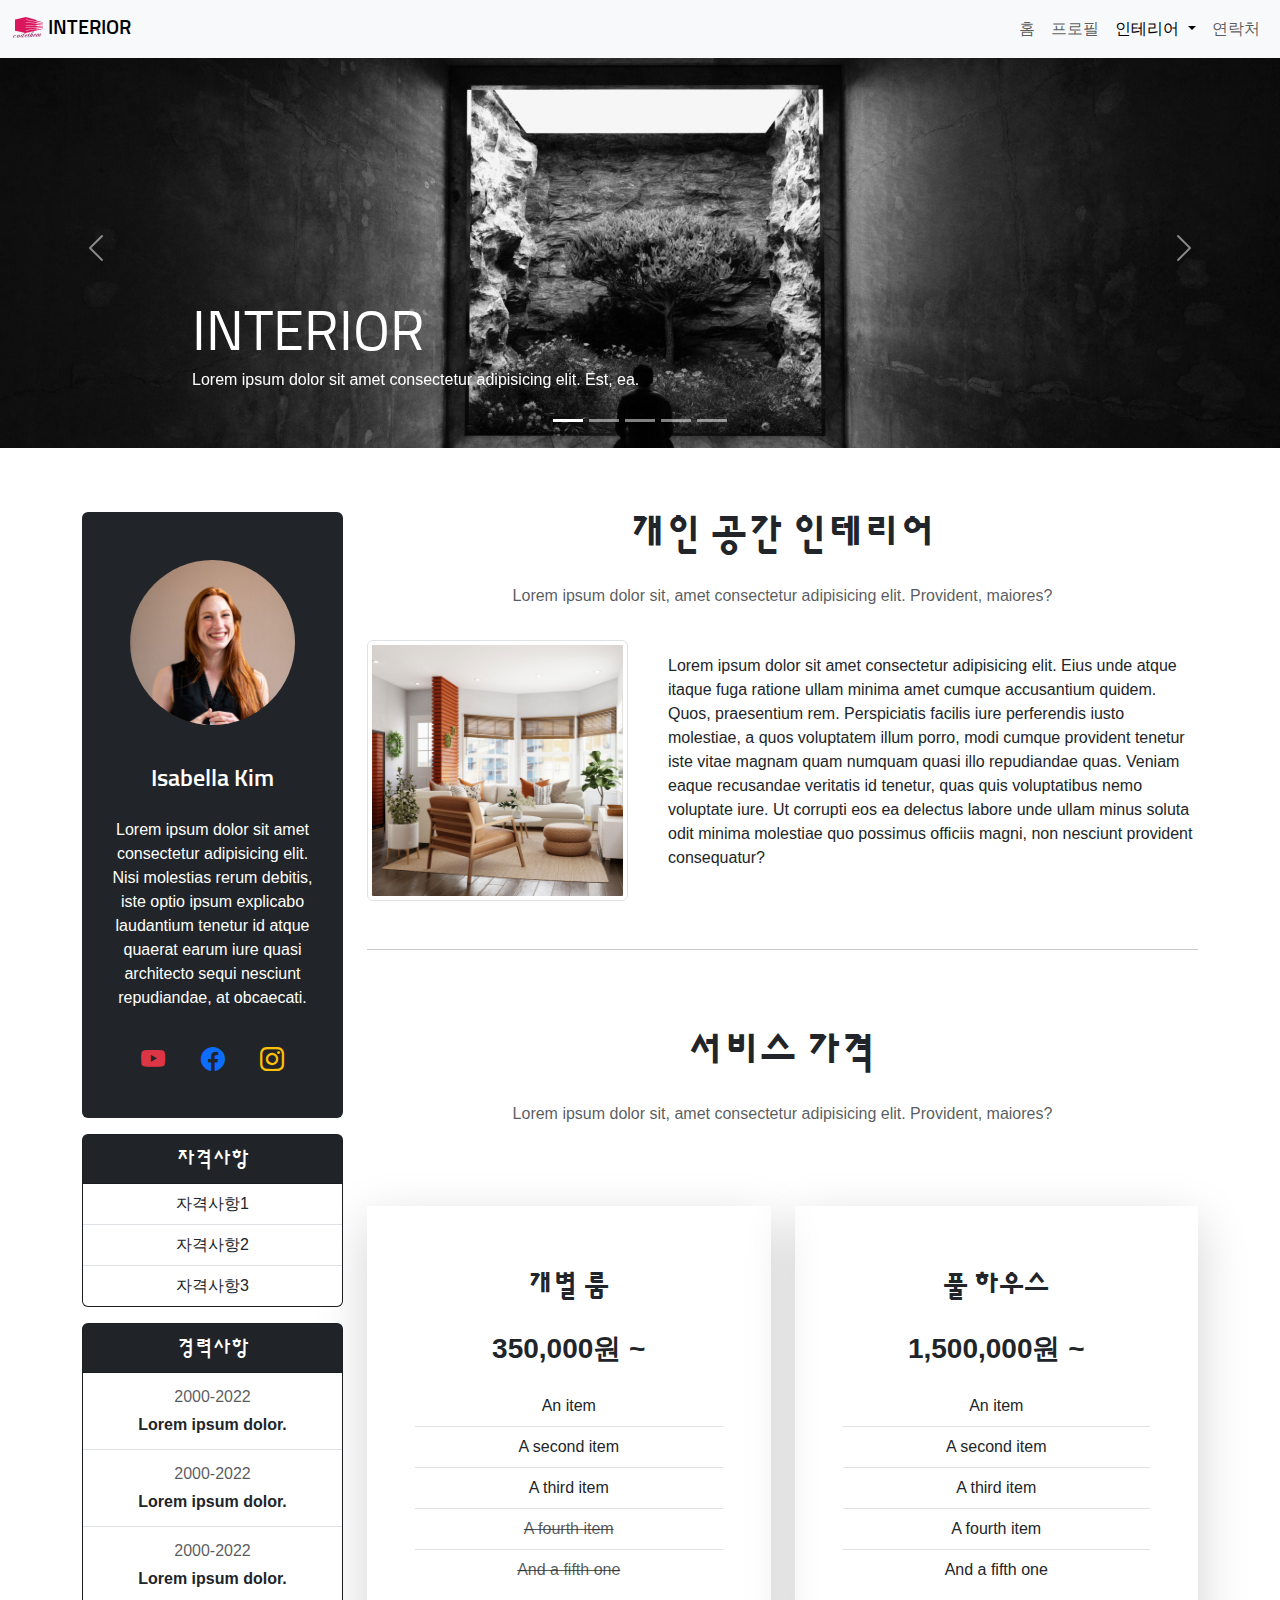
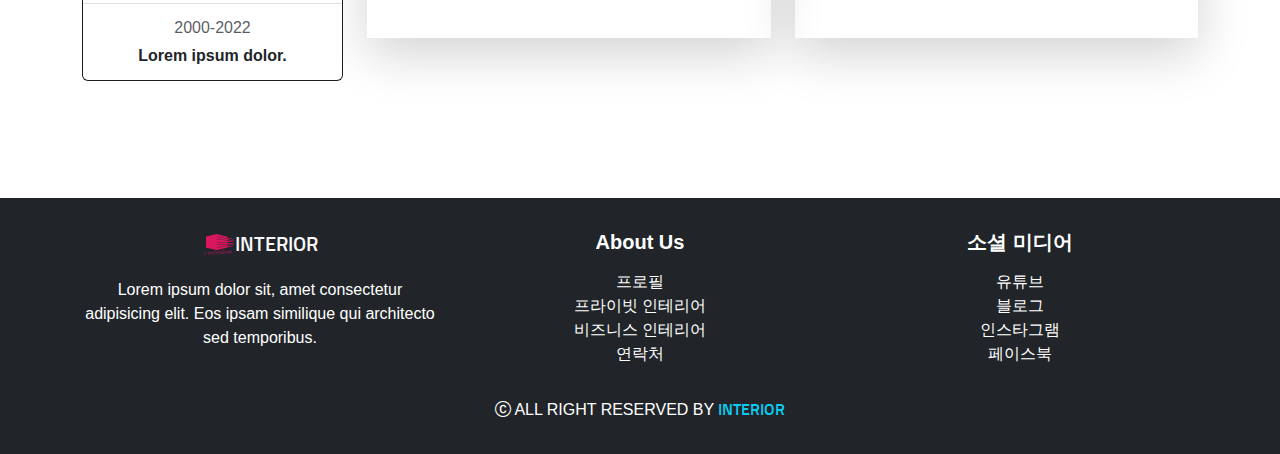
<file: private-interior.html>
<!DOCTYPE html>
<html lang="ko">

<head>
  <meta charset="UTF-8">
  <meta name="viewport" content="width=device-width, initial-scale=1.0">
  <title>INTERIOR</title>
  <link rel="stylesheet" href="./css/bootstrap.css">
  <link rel="stylesheet" href="https://cdn.jsdelivr.net/npm/bootstrap-icons@1.10.5/font/bootstrap-icons.css">
  <link rel="stylesheet" href="./css/style.css">
</head>

<body>
  <!-- 네비게이션 영역 시작 -->
  <nav class="navbar navbar-expand-md bg-light fixed-top">
    <div class="container-fluid">
      <a class="navbar-brand logo-font" href="index.html"><img src="images/logo.png" alt="로고"> INTERIOR</a>
      <button class="navbar-toggler" type="button" data-bs-toggle="collapse" data-bs-target="#interior"
        aria-controls="interior" aria-expanded="false" aria-label="Toggle navigation">
        <span class="navbar-toggler-icon"></span>
      </button>
      <div class="collapse navbar-collapse" id="interior">
        <ul class="navbar-nav ms-auto mb-2 mb-md-0">
          <li class="nav-item">
            <a class="nav-link" aria-current="page" href="index.html">홈</a>
          </li>
          <li class="nav-item">
            <a class="nav-link" href="profile.html">프로필</a>
          </li>
          <li class="nav-item dropdown">
            <a class="nav-link dropdown-toggle active" href="#" role="button" data-bs-toggle="dropdown"
              aria-expanded="false">
              인테리어
            </a>
            <ul class="dropdown-menu">
              <li><a class="dropdown-item active" href="private-interior.html">개인 공간</a></li>
              <li><a class="dropdown-item" href="business.html">비즈니스 공간</a></li>
            </ul>
          </li>
          <li class="nav-item">
            <a class="nav-link" href="contact.html">연락처</a>
          </li>
        </ul>
      </div>
    </div>
  </nav>
  <!-- 네비게이션 영역 끝 -->

  <!-- 헤더 영역 시작 -->
  <div id="headerCarousel" class="mt-5 carousel slide carousel-fade">
    <div class="carousel-indicators">
      <button type="button" data-bs-target="#carouselExampleIndicators" data-bs-slide-to="0" class="active"
        aria-current="true" aria-label="Slide 1"></button>
      <button type="button" data-bs-target="#carouselExampleIndicators" data-bs-slide-to="1"
        aria-label="Slide 2"></button>
      <button type="button" data-bs-target="#carouselExampleIndicators" data-bs-slide-to="2"
        aria-label="Slide 3"></button>
      <button type="button" data-bs-target="#carouselExampleIndicators" data-bs-slide-to="3"
        aria-label="Slide 4"></button>
      <button type="button" data-bs-target="#carouselExampleIndicators" data-bs-slide-to="4"
        aria-label="Slide 5"></button>
    </div>
    <div class="carousel-inner">
      <div class="carousel-item active">
        <img src="images/header1.jpg" class="d-block w-100" alt="인테리어 사진">
        <div class="carousel-caption text-md-start">
          <h1 class="display-4 mb-0">INTERIOR</h1>
          <p class="d-none d-sm-block">Lorem ipsum dolor sit amet consectetur adipisicing elit. Est, ea.</p>
        </div>
      </div>
      <div class="carousel-item">
        <img src="images/header2.jpg" class="d-block w-100" alt="인테리어 사진">
        <div class="carousel-caption text-md-start">
          <h1 class="display-4 mb-0">INTERIOR</h1>
          <p class="d-none d-sm-block">Lorem ipsum dolor sit amet consectetur adipisicing elit. Est, ea.</p>
        </div>
      </div>
      <div class="carousel-item">
        <img src="images/header3.jpg" class="d-block w-100" alt="인테리어 사진">
        <div class="carousel-caption text-md-start">
          <h1 class="display-4 mb-0">INTERIOR</h1>
          <p class="d-none d-sm-block">Lorem ipsum dolor sit amet consectetur adipisicing elit. Est, ea.</p>
        </div>
      </div>
      <div class="carousel-item">
        <img src="images/header4.jpg" class="d-block w-100" alt="인테리어 사진">
        <div class="carousel-caption text-md-start">
          <h1 class="display-4 mb-0">INTERIOR</h1>
          <p class="d-none d-sm-block">Lorem ipsum dolor sit amet consectetur adipisicing elit. Est, ea.</p>
        </div>
      </div>
      <div class="carousel-item">
        <img src="images/header5.jpg" class="d-block w-100" alt="인테리어 사진">
        <div class="carousel-caption text-md-start">
          <h1 class="display-4 mb-0">INTERIOR</h1>
          <p class="d-none d-sm-block">Lorem ipsum dolor sit amet consectetur adipisicing elit. Est, ea.</p>
        </div>
      </div>
    </div>
    <button class="carousel-control-prev" type="button" data-bs-target="#headerCarousel" data-bs-slide="prev">
      <span class="carousel-control-prev-icon" aria-hidden="true"></span>
      <span class="visually-hidden">Previous</span>
    </button>
    <button class="carousel-control-next" type="button" data-bs-target="#headerCarousel" data-bs-slide="next">
      <span class="carousel-control-next-icon" aria-hidden="true"></span>
      <span class="visually-hidden">Next</span>
    </button>
  </div>
  <!-- 헤더 영역 끝 -->
  <!-- 메인 섹션 시작 -->
  <main class="container my-5">
    <div class="row">
      <!-- 프로필 바 섹션 시작 -->
      <section class="col-md-5 col-lg-3 order-2 order-md-1">
        <div class="bg-dark text-white text-center my-3 p-4 rounded">
          <img src="./images/main-profile.jpg" alt="profilepic" class="img-fluid rounded-circle p-4">
          <h2 class="fs-4 py-3">Isabella Kim</h2>
          <p>Lorem ipsum dolor sit amet consectetur adipisicing elit. Nisi molestias rerum debitis, iste optio ipsum
            explicabo laudantium tenetur id atque quaerat earum iure quasi architecto sequi nesciunt repudiandae, at
            obcaecati.</p>
          <div class="d-flex justify-content-evenly fs-4 py-3">
            <a href="http://www.youtube.com/" target="_blank" class="link-danger" aria-label="유튜브"><i
                class="bi bi-youtube"></i></a>
            <a href="http://www.facebook.com/" target="_blank" class="link-primary" aria-label="페이스북"><i
                class="bi bi-facebook"></i></a>
            <a href="http://www.instagram.com/" target="_blank" class="link-warning" aria-label="인스타그램"><i
                class="bi bi-instagram"></i></a>
          </div>
        </div>
        <!-- 자격사항 리스트 -->
        <div class="card bg-dark text-white text-center">
          <div class="card-header">
            <h3 class="fs-5 m-1">자격사항</h3>
          </div>
          <ul class="list-group list-group-flush">
            <li class="list-group-item">자격사항1</li>
            <li class="list-group-item">자격사항2</li>
            <li class="list-group-item">자격사항3</li>
          </ul>
        </div>
        <!-- 경력사항 리스트 -->
        <div class="card mt-3 bg-dark text-white text-center">
          <div class="card-header">
            <h3 class="fs-5 m-1">경력사항</h3>
          </div>
          <ul class="list-group list-group-flush">
            <li class="list-group-item">
              <p class="text-muted m-1">2000-2022</p>
              <p class="fw-bold m-1">Lorem ipsum dolor.</p>
            </li>
            <li class="list-group-item">
              <p class="text-muted m-1">2000-2022</p>
              <p class="fw-bold m-1">Lorem ipsum dolor.</p>
            </li>
            <li class="list-group-item">
              <p class="text-muted m-1">2000-2022</p>
              <p class="fw-bold m-1">Lorem ipsum dolor.</p>
            </li>
            <li class="list-group-item">
              <p class="text-muted m-1">2000-2022</p>
              <p class="fw-bold m-1">Lorem ipsum dolor.</p>
            </li>
          </ul>
        </div>
      </section>
      <!-- 프로필 바 섹션 끝 -->

      <!-- 포트폴리오 섹션 시작 -->
      <section class="col-md-7 col-lg-9 order-1 order-md-2">
        <!-- 프라이빗 인테리어 소개 섹션 시작 -->
        <section class="py-3 text-center">
          <h2 class="fs-1 fw-bold pb-3">개인 공간 인테리어</h2>
          <p class="text-muted">Lorem ipsum dolor sit, amet consectetur adipisicing elit. Provident, maiores?</p>
          <div class="row align-items-center">
            <div class="col-lg-6 col-xl-4 py-3">
              <img src="./images/private.jpg" class="img-thumbnail img-fluid" alt="개인 공간">
            </div>
            <div class="col-lg-6 col-xl-8 py-3">
              <p class="ms-lg-3 text-lg-start">Lorem ipsum dolor sit amet consectetur adipisicing elit. Eius unde atque
                itaque fuga ratione ullam minima amet cumque accusantium quidem. Quos, praesentium rem. Perspiciatis
                facilis iure perferendis iusto molestiae, a quos voluptatem illum porro, modi cumque provident tenetur
                iste vitae magnam quam numquam quasi illo repudiandae quas. Veniam eaque recusandae veritatis id
                tenetur, quas quis voluptatibus nemo voluptate iure. Ut corrupti eos ea delectus labore unde ullam minus
                soluta odit minima molestiae quo possimus officiis magni, non nesciunt provident consequatur?</p>
            </div>
          </div>
        </section>
        <!-- 프라이빗 인테리어 소개 섹션 끝 -->
        <hr>
        <!-- 프라이빗 인테리어 가격 섹션 시작 -->
        <section class="text-center py-3">
          <div class="pt-5 pb-3">
            <h2 class="fs-1 fw-bold pb-3">서비스 가격</h2>
            <p class="text-muted">Lorem ipsum dolor sit, amet consectetur adipisicing elit. Provident, maiores?</p>
          </div>
          <div class="row py-5">
            <div class="col-lg-6 mb-5">
              <div class="shadow-lg p-5">
                <h3 class="fw-bold py-3">개별 룸</h3>
                <p class="fs-3 fw-bold">350,000원 ~ </p>
                <ul class="list-group list-group-flush">
                  <li class="list-group-item">An item</li>
                  <li class="list-group-item">A second item</li>
                  <li class="list-group-item">A third item</li>
                  <li class="list-group-item text-decoration-line-through text-muted">A fourth item</li>
                  <li class="list-group-item text-decoration-line-through text-muted">And a fifth one</li>
                </ul>
              </div>
            </div>
            <div class="col-lg-6 mb-5">
              <div class="shadow-lg p-5">
                <h3 class="fw-bold py-3">풀 하우스</h3>
                <p class="fs-3 fw-bold">1,500,000원 ~ </p>
                <ul class="list-group list-group-flush">
                  <li class="list-group-item">An item</li>
                  <li class="list-group-item">A second item</li>
                  <li class="list-group-item">A third item</li>
                  <li class="list-group-item">A fourth item</li>
                  <li class="list-group-item">And a fifth one</li>
                </ul>
              </div>
            </div>
          </div>
        </section>
        <!-- 프라이빗 인테리어 가격 섹션 끝 -->
      </section>
      <!-- 포트폴리오 섹션 끝 -->
    </div>
  </main>
  <!-- 메인 섹션 끝 -->

  <!-- 풋터 영역 시작 -->
  <footer class="bg-dark text-white text-center py-3">
    <div class="container">
      <div class="row">
        <div class="col-lg-4">
          <a href="index.html" class="logo-font link-light text-decoration-none fs-5"><img src="images/logo.png"
              alt="로고" class="my-3">INTERIOR</a>
          <p>Lorem ipsum dolor sit, amet consectetur adipisicing elit. Eos ipsam similique qui architecto sed
            temporibus.</p>
        </div>
        <div class="col-lg-4">
          <h5 class="fw-bold my-3">About Us</h5>
          <ul class="list-unstyled">
            <li><a href="profile.html" class="link-light text-decoration-none"></a>프로필</li>
            <li><a href="private-interior.html" class="link-light text-decoration-none"></a>프라이빗 인테리어</li>
            <li><a href="business.html" class="link-light text-decoration-none"></a>비즈니스 인테리어</li>
            <li><a href="contact.html" class="link-light text-decoration-none"></a>연락처</li>
          </ul>
        </div>
        <div class="col-lg-4">
          <h5 class="fw-bold my-3">소셜 미디어</h5>
          <ul class="list-unstyled">
            <li>유튜브</li>
            <li>블로그</li>
            <li>인스타그램</li>
            <li>페이스북</li>
          </ul>
        </div>
      </div>
      <p class="my-3"><i class="bi bi-c-circle"></i> ALL RIGHT RESERVED BY<span class="logo-font text-info">
          INTERIOR</span></p>
    </div>
  </footer>
  <!-- 풋터 영역 끝 -->
  <script src="./js/bootstrap.bundle.min.js"></script>
</body>

</html>
</file>
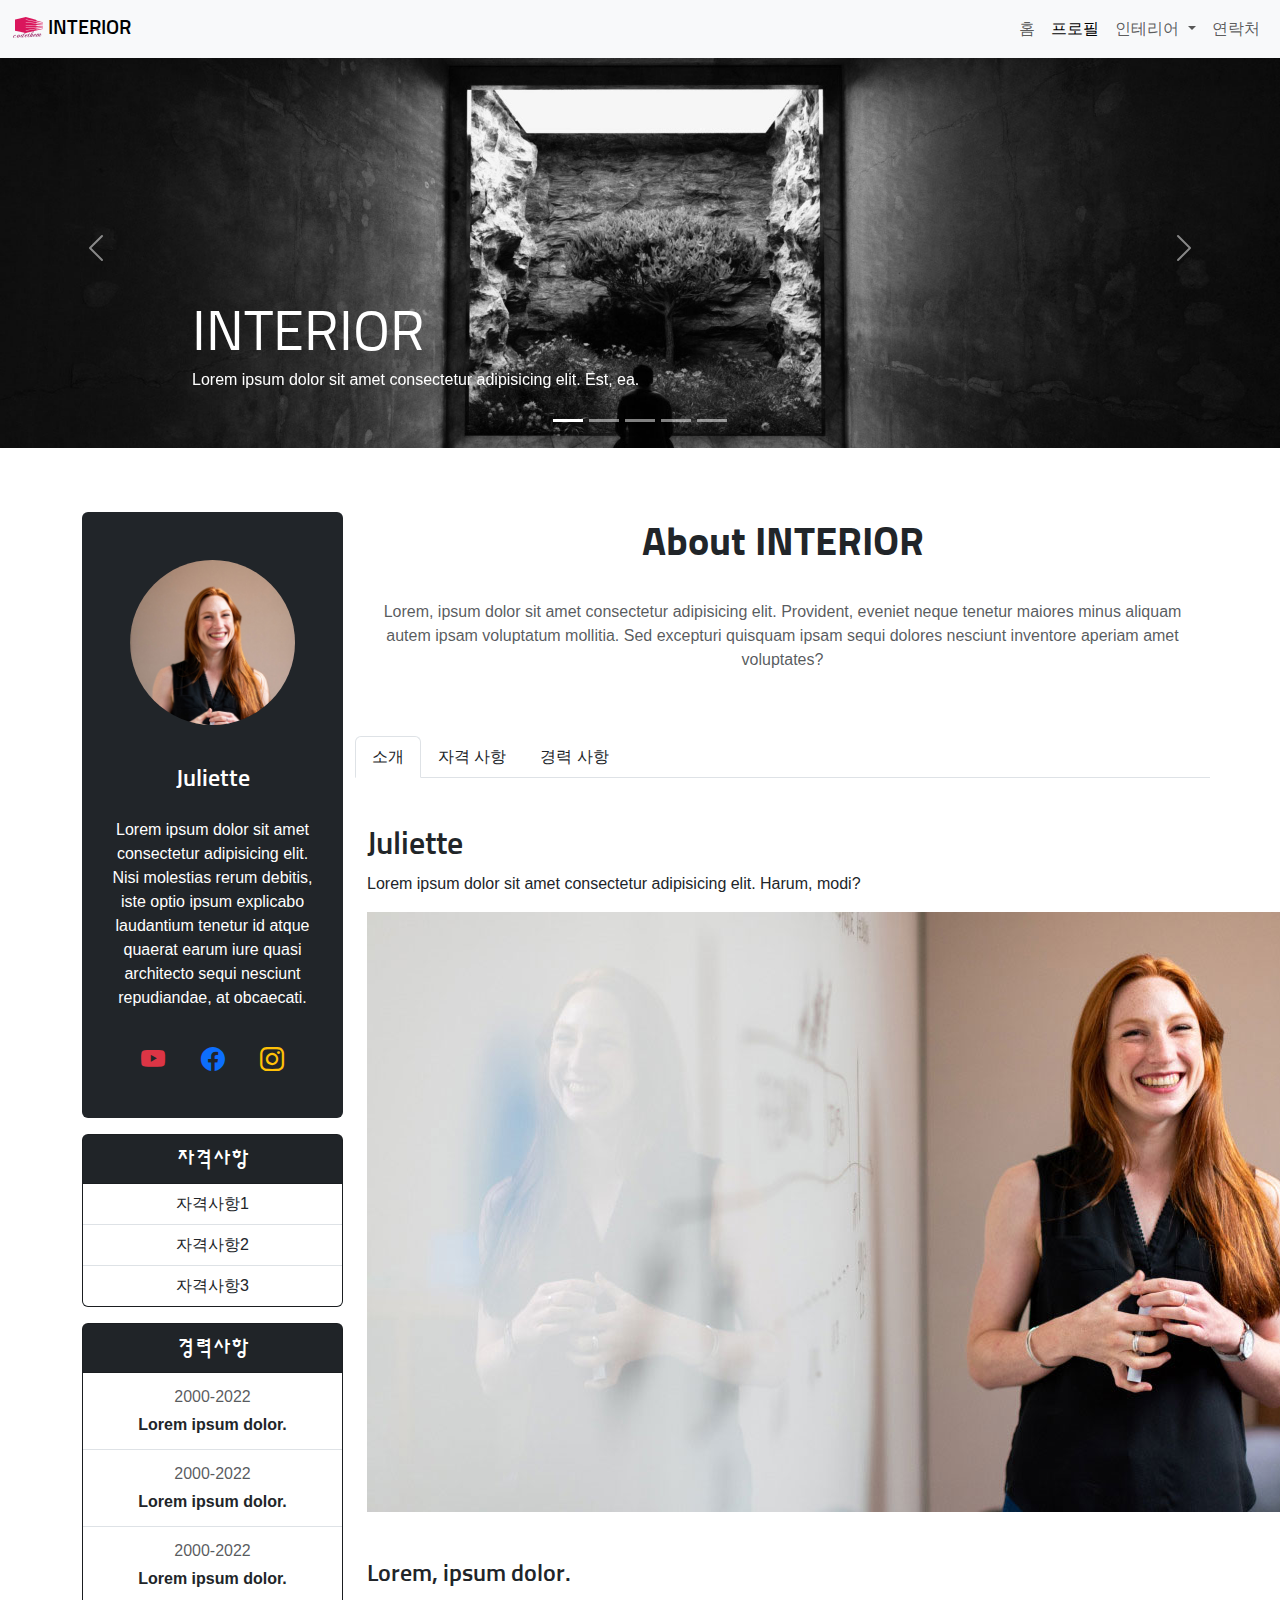
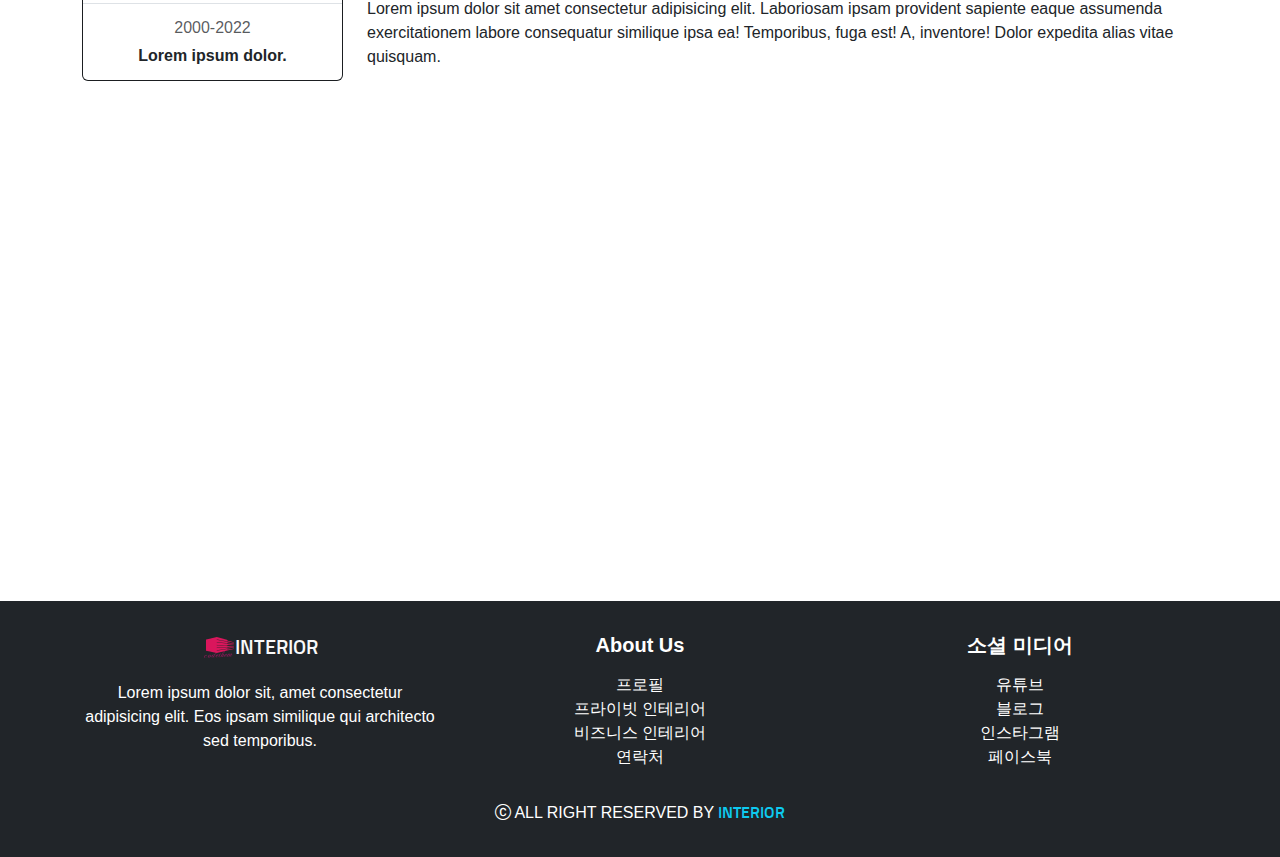
<file: profile.html>
<!DOCTYPE html>
<html lang="ko">

<head>
  <meta charset="UTF-8">
  <meta name="viewport" content="width=device-width, initial-scale=1.0">
  <title>INTERIOR</title>
  <link rel="stylesheet" href="./css/bootstrap.css">
  <link rel="stylesheet" href="https://cdn.jsdelivr.net/npm/bootstrap-icons@1.10.5/font/bootstrap-icons.css">
  <link rel="stylesheet" href="./css/style.css">
</head>

<body>
  <!-- 네비게이션 영역 시작 -->
  <nav class="navbar navbar-expand-md bg-light fixed-top">
    <div class="container-fluid">
      <a class="navbar-brand logo-font" href="index.html"><img src="images/logo.png" alt="로고"> INTERIOR</a>
      <button class="navbar-toggler" type="button" data-bs-toggle="collapse" data-bs-target="#interior"
        aria-controls="interior" aria-expanded="false" aria-label="Toggle navigation">
        <span class="navbar-toggler-icon"></span>
      </button>
      <div class="collapse navbar-collapse" id="interior">
        <ul class="navbar-nav ms-auto mb-2 mb-md-0">
          <li class="nav-item">
            <a class="nav-link" aria-current="page" href="index.html">홈</a>
          </li>
          <li class="nav-item">
            <a class="nav-link active" href="profile.html">프로필</a>
          </li>
          <li class="nav-item dropdown">
            <a class="nav-link dropdown-toggle" href="#" role="button" data-bs-toggle="dropdown" aria-expanded="false">
              인테리어
            </a>
            <ul class="dropdown-menu">
              <li><a class="dropdown-item" href="private-interior.html">개인 공간</a></li>
              <li><a class="dropdown-item" href="business.html">비즈니스 공간</a></li>
            </ul>
          </li>
          <li class="nav-item">
            <a class="nav-link" href="contact.html">연락처</a>
          </li>
        </ul>
      </div>
    </div>
  </nav>
  <!-- 네비게이션 영역 끝 -->

  <!-- 헤더 영역 시작 -->
  <div id="headerCarousel" class="mt-5 carousel slide carousel-fade">
    <div class="carousel-indicators">
      <button type="button" data-bs-target="#carouselExampleIndicators" data-bs-slide-to="0" class="active"
          aria-current="true" aria-label="Slide 1"></button>
      <button type="button" data-bs-target="#carouselExampleIndicators" data-bs-slide-to="1"
          aria-label="Slide 2"></button>
      <button type="button" data-bs-target="#carouselExampleIndicators" data-bs-slide-to="2"
          aria-label="Slide 3"></button>
      <button type="button" data-bs-target="#carouselExampleIndicators" data-bs-slide-to="3"
          aria-label="Slide 4"></button>
      <button type="button" data-bs-target="#carouselExampleIndicators" data-bs-slide-to="4"
          aria-label="Slide 5"></button>
  </div>
    <div class="carousel-inner">
      <div class="carousel-item active">
        <img src="images/header1.jpg" class="d-block w-100" alt="인테리어 사진">
        <div class="carousel-caption text-md-start">
          <h1 class="display-4 mb-0">INTERIOR</h1>
          <p class="d-none d-sm-block">Lorem ipsum dolor sit amet consectetur adipisicing elit. Est, ea.</p>
        </div>
      </div>
      <div class="carousel-item">
        <img src="images/header2.jpg" class="d-block w-100" alt="인테리어 사진">
        <div class="carousel-caption text-md-start">
          <h1 class="display-4 mb-0">INTERIOR</h1>
          <p class="d-none d-sm-block">Lorem ipsum dolor sit amet consectetur adipisicing elit. Est, ea.</p>
        </div>
      </div>
      <div class="carousel-item">
        <img src="images/header3.jpg" class="d-block w-100" alt="인테리어 사진">
        <div class="carousel-caption text-md-start">
          <h1 class="display-4 mb-0">INTERIOR</h1>
          <p class="d-none d-sm-block">Lorem ipsum dolor sit amet consectetur adipisicing elit. Est, ea.</p>
        </div>
      </div>
      <div class="carousel-item">
        <img src="images/header4.jpg" class="d-block w-100" alt="인테리어 사진">
        <div class="carousel-caption text-md-start">
          <h1 class="display-4 mb-0">INTERIOR</h1>
          <p class="d-none d-sm-block">Lorem ipsum dolor sit amet consectetur adipisicing elit. Est, ea.</p>
        </div>
      </div>
      <div class="carousel-item">
        <img src="images/header5.jpg" class="d-block w-100" alt="인테리어 사진">
        <div class="carousel-caption text-md-start">
          <h1 class="display-4 mb-0">INTERIOR</h1>
          <p class="d-none d-sm-block">Lorem ipsum dolor sit amet consectetur adipisicing elit. Est, ea.</p>
        </div>
      </div>
    </div>
    <button class="carousel-control-prev" type="button" data-bs-target="#headerCarousel" data-bs-slide="prev">
      <span class="carousel-control-prev-icon" aria-hidden="true"></span>
      <span class="visually-hidden">Previous</span>
    </button>
    <button class="carousel-control-next" type="button" data-bs-target="#headerCarousel" data-bs-slide="next">
      <span class="carousel-control-next-icon" aria-hidden="true"></span>
      <span class="visually-hidden">Next</span>
    </button>
  </div>
  <!-- 헤더 영역 끝 -->
  <!-- 메인 섹션 시작 -->
  <main class="container my-5">
    <div class="row">
      <!-- 프로필 바 섹션 시작 -->
      <section class="col-md-5 col-lg-3">
        <div class="bg-dark text-white text-center my-3 p-4 rounded">
          <img src="./images/main-profile.jpg" alt="profilepic" class="img-fluid rounded-circle p-4">
          <h2 class="fs-4 py-3">Juliette</h2>
          <p>Lorem ipsum dolor sit amet consectetur adipisicing elit. Nisi molestias rerum debitis, iste optio ipsum
            explicabo laudantium tenetur id atque quaerat earum iure quasi architecto sequi nesciunt repudiandae, at
            obcaecati.</p>
          <div class="d-flex justify-content-evenly fs-4 py-3">
            <a href="http://www.youtube.com/" target="_blank" class="link-danger" aria-label="유튜브"><i
                class="bi bi-youtube"></i></a>
            <a href="http://www.facebook.com/" target="_blank" class="link-primary" aria-label="페이스북"><i
                class="bi bi-facebook"></i></a>
            <a href="http://www.instagram.com/" target="_blank" class="link-warning" aria-label="인스타그램"><i
                class="bi bi-instagram"></i></a>
          </div>
        </div>
        <!-- 자격사항 리스트 -->
        <div class="card bg-dark text-white text-center">
          <div class="card-header">
            <h3 class="fs-5 m-1">자격사항</h3>
          </div>
          <ul class="list-group list-group-flush">
            <li class="list-group-item">자격사항1</li>
            <li class="list-group-item">자격사항2</li>
            <li class="list-group-item">자격사항3</li>
          </ul>
        </div>
        <!-- 경력사항 리스트 -->
        <div class="card mt-3 bg-dark text-white text-center">
          <div class="card-header">
            <h3 class="fs-5 m-1">경력사항</h3>
          </div>
          <ul class="list-group list-group-flush">
            <li class="list-group-item">
              <p class="text-muted m-1">2000-2022</p>
              <p class="fw-bold m-1">Lorem ipsum dolor.</p>
            </li>
            <li class="list-group-item">
              <p class="text-muted m-1">2000-2022</p>
              <p class="fw-bold m-1">Lorem ipsum dolor.</p>
            </li>
            <li class="list-group-item">
              <p class="text-muted m-1">2000-2022</p>
              <p class="fw-bold m-1">Lorem ipsum dolor.</p>
            </li>
            <li class="list-group-item">
              <p class="text-muted m-1">2000-2022</p>
              <p class="fw-bold m-1">Lorem ipsum dolor.</p>
            </li>
          </ul>
        </div>
      </section>
      <!-- 프로필 바 섹션 끝 -->

      <!-- 포트폴리오 섹션 시작 -->
      <section class="col-md-7 col-lg-9">
        <div class="row">
          <div class="text-center pb-5">
            <h2 class="fs-1 fw-bold py-4">About INTERIOR</h2>
            <p class="text-muted">Lorem, ipsum dolor sit amet consectetur adipisicing elit. Provident, eveniet neque
              tenetur maiores minus aliquam autem ipsam voluptatum mollitia. Sed excepturi quisquam ipsam sequi dolores
              nesciunt inventore aperiam amet voluptates?</p>
          </div>
          <!-- 탭 -->

          <div class="nav nav-tabs" role="tablist">
            <button class="nav-link active link-dark" id="aboutme-tab" data-bs-toggle="tab" data-bs-target="#aboutme"
              type="button" role="tab" aria-controls="aboutme" aria-selected="true"> 소개</button>
            <button class="nav-link link-dark" id="certificate-tab" data-bs-toggle="tab" data-bs-target="#certificate"
              type="button" role="tab" aria-controls="certificate" aria-selected="false">자격 사항</button>
            <button class="nav-link link-dark" id="experiences-tab" data-bs-toggle="tab" data-bs-target="#experiences"
              type="button" role="tab" aria-controls="experiences" aria-selected="false">경력 사항</button>
          </div>
          <div class="tab-content">
            <div class="tab-pane fade show active" id="aboutme" role="tabpanel" aria-labelledby="aboutme-tab"
              tabindex="0">
              <div class="mt-5">
                <h2>Juliette</h2>
                <p>Lorem ipsum dolor sit amet consectetur adipisicing elit. Harum, modi?</p>
                <img src="./images/profile-tab1.jpg" alt="프로필이미지">
                <h4 class="mt-5">Lorem, ipsum dolor.</h4>
                <p>Lorem ipsum dolor sit amet consectetur adipisicing elit. Laboriosam ipsam provident sapiente eaque
                  assumenda exercitationem labore consequatur similique ipsa ea! Temporibus, fuga est! A, inventore!
                  Dolor expedita alias vitae quisquam.</p>
                <div class="ratio ratio-16x9">
                  <iframe width="560" height="315" src="https://www.youtube.com/embed/UurLa6ItMqc?si=wordTEJ_h6y0Sdbu"
                    title="YouTube video player" frameborder="0"
                    allow="accelerometer; autoplay; clipboard-write; encrypted-media; gyroscope; picture-in-picture; web-share"
                    allowfullscreen></iframe>
                </div>
              </div>
            </div>
            <div class="tab-pane fade" id="certificate" role="tabpanel" aria-labelledby="certificate-tab" tabindex="0">
              <div class="m-5">
                <div class="d-flex align-items-center py-3">
                  <img src="./images/certificate1.jpg" alt="자격" class="rounded-5">
                  <div class="ms-3">
                    <h3 class="fw-bold">어워드 1</h3>
                    <p class="text-muted">Lorem ipsum dolor sit amet.</p>
                  </div>
                </div>
                <p>Lorem ipsum dolor sit amet consectetur adipisicing elit. Accusantium sint officiis illo vel odit
                  ullam id earum vero? Voluptatibus nemo iste nisi ipsum sequi iusto? Ullam ab amet placeat illum.</p>
              </div>
              <hr>

              <div class="m-5">
                <div class="d-flex align-items-center py-3">
                  <img src="./images/certificate2.jpg" alt="자격" class="rounded-5">
                  <div class="ms-3">
                    <h3 class="fw-bold">어워드 2</h3>
                    <p class="text-muted">Lorem ipsum dolor sit amet.</p>
                  </div>
                </div>
                <p>Lorem ipsum dolor sit amet consectetur adipisicing elit. Accusantium sint officiis illo vel odit
                  ullam id earum vero? Voluptatibus nemo iste nisi ipsum sequi iusto? Ullam ab amet placeat illum.</p>
              </div>
              <hr>
              <div class="m-5">
                <div class="d-flex align-items-center py-3">
                  <img src="./images/certificate3.jpg" alt="자격" class="rounded-5">
                  <div class="ms-3">
                    <h3 class="fw-bold">자격증 1</h3>
                    <p class="text-muted">Lorem ipsum dolor sit amet.</p>
                  </div>
                </div>
                <p>Lorem ipsum dolor sit amet consectetur adipisicing elit. Accusantium sint officiis illo vel odit
                  ullam id earum vero? Voluptatibus nemo iste nisi ipsum sequi iusto? Ullam ab amet placeat illum.</p>
              </div>
              <hr>
              <div class="m-5">
                <div class="d-flex align-items-center py-3">
                  <img src="./images/certificate4.jpg" alt="자격" class="rounded-5">
                  <div class="ms-3">
                    <h3 class="fw-bold">자격증 4</h3>
                    <p class="text-muted">Lorem ipsum dolor sit amet.</p>
                  </div>
                </div>
                <p>Lorem ipsum dolor sit amet consectetur adipisicing elit. Accusantium sint officiis illo vel odit
                  ullam id earum vero? Voluptatibus nemo iste nisi ipsum sequi iusto? Ullam ab amet placeat illum.</p>
              </div>
              <hr>
            </div>
            <div class="tab-pane fade" id="experiences" role="tabpanel" aria-labelledby="experiences-tab" tabindex="0">
              <div class="m-5 border-bottom">
                <h3>INTERIOR</h3>
                <p class="text-muted">2010-2022</p>
                <p>Lorem ipsum dolor sit amet consectetur, adipisicing elit. Labore nesciunt consectetur accusamus nam
                  dolorum doloremque voluptatem possimus quaerat cumque. Voluptatem fugiat quo beatae quam id porro
                  quod, aliquid nesciunt voluptates.</p>
              </div>
              <div class="m-5 border-bottom">
                <h3>INTERIOR X</h3>
                <p class="text-muted">2010-2022</p>
                <p>Lorem ipsum dolor sit amet consectetur, adipisicing elit. Labore nesciunt consectetur accusamus nam
                  dolorum doloremque voluptatem possimus quaerat cumque. Voluptatem fugiat quo beatae quam id porro
                  quod, aliquid nesciunt voluptates.</p>
              </div>
              <div class="m-5 border-bottom">
                <h3>INTERIOR A</h3>
                <p class="text-muted">2010-2022</p>
                <p>Lorem ipsum dolor sit amet consectetur, adipisicing elit. Labore nesciunt consectetur accusamus nam
                  dolorum doloremque voluptatem possimus quaerat cumque. Voluptatem fugiat quo beatae quam id porro
                  quod, aliquid nesciunt voluptates.</p>
              </div>
            </div>
          </div>
        </div>
      </section>
      <!-- 포트폴리오 섹션 끝 -->
    </div>
  </main>
  <!-- 메인 섹션 끝 -->

  <!-- 풋터 영역 시작 -->
  <footer class="bg-dark text-white text-center py-3">
    <div class="container">
      <div class="row">
        <div class="col-lg-4">
          <a href="index.html" class="logo-font link-light text-decoration-none fs-5"><img src="images/logo.png"
              alt="로고" class="my-3">INTERIOR</a>
          <p>Lorem ipsum dolor sit, amet consectetur adipisicing elit. Eos ipsam similique qui architecto sed
            temporibus.</p>
        </div>
        <div class="col-lg-4">
          <h5 class="fw-bold my-3">About Us</h5>
          <ul class="list-unstyled">
            <li><a href="profile.html" class="link-light text-decoration-none"></a>프로필</li>
            <li><a href="private-interior.html" class="link-light text-decoration-none"></a>프라이빗 인테리어</li>
            <li><a href="business.html" class="link-light text-decoration-none"></a>비즈니스 인테리어</li>
            <li><a href="contact.html" class="link-light text-decoration-none"></a>연락처</li>
          </ul>
        </div>
        <div class="col-lg-4">
          <h5 class="fw-bold my-3">소셜 미디어</h5>
          <ul class="list-unstyled">
            <li>유튜브</li>
            <li>블로그</li>
            <li>인스타그램</li>
            <li>페이스북</li>
          </ul>
        </div>
      </div>
      <p class="my-3"><i class="bi bi-c-circle"></i> ALL RIGHT RESERVED BY<span class="logo-font text-info"> INTERIOR</span></p>
    </div>
  </footer>
  <!-- 풋터 영역 끝 -->
  <script src="./js/bootstrap.bundle.min.js"></script>
</body>

</html>
</file>
<file: css/style.css>
@charset "utf-8";
@import url('https://fonts.googleapis.com/css2?family=Sunflower:wght@500;700&display=swap');

body {
    font-family: 'Noto Sans KR', sans-serif;
}

h1, h2, h3, h4, .logo-font {
    font-family: 'Sunflower', sans-serif;
}

/* 포트폴리오섹션 */
.card-img-top {
    transition: transform .7s;
}

.card-img-top:hover {
    transform: scale(1.1);
}

.banner {
    background-image: url(../images/card-banner.jpg);
    background-size: cover;
    background-attachment: fixed;
}

/*네비게이션 영역*/
.nav-link:active,
.nav-link:hover{
    color : darkblue !important;
    font-weight: bold;
}
/*헤더 영역*/
#headerCarousel img{
    filter: grayscale(100%);
    transition: filter 3s ease;
}
#headerCarousel:hover img{
    filter: grayscale(0%);
    transition: filter 3s ease;
}

.contact-bg{
    background-image: linear-gradient(rgba(0,0,0,.5), rgba(0,0,0,0.2)),url(../images/contact-bg.jpg);
    background-position: center;
    background-attachment: fixed;
    background-size: cover;
}
</file>
